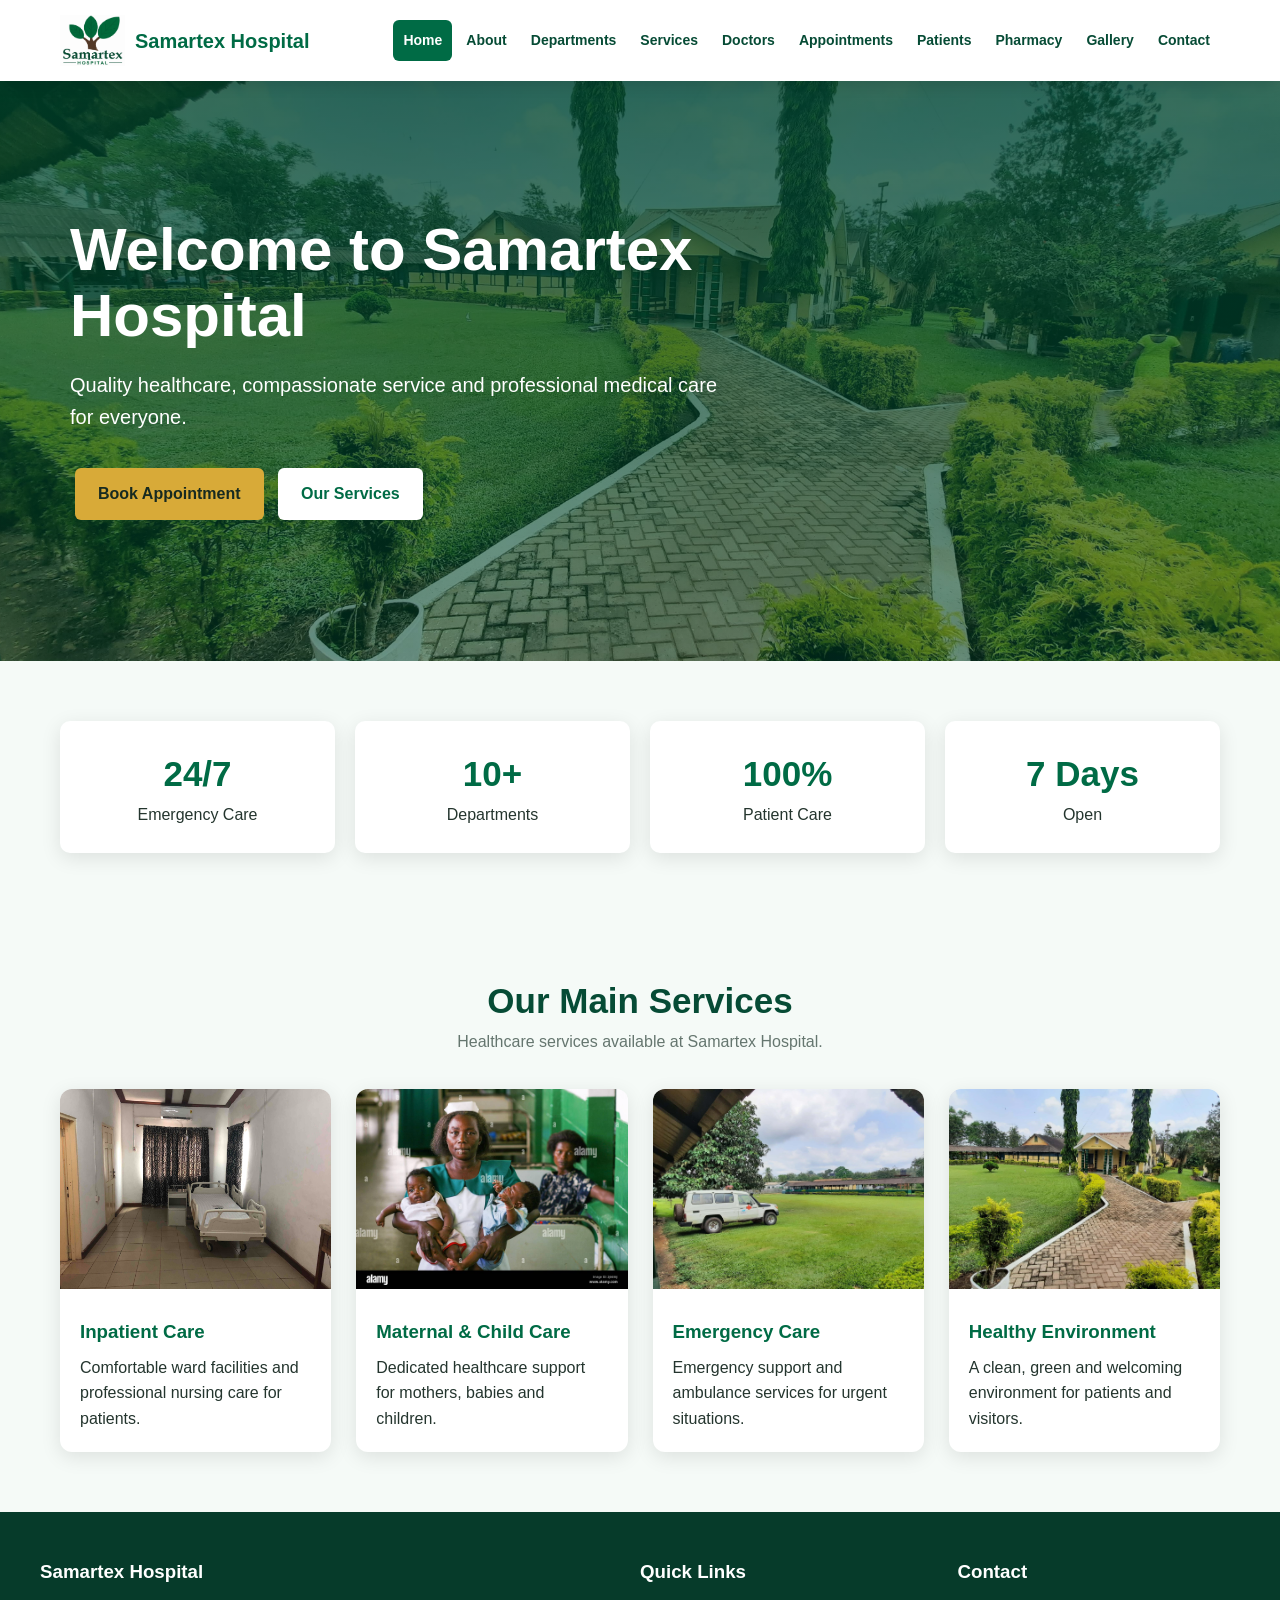
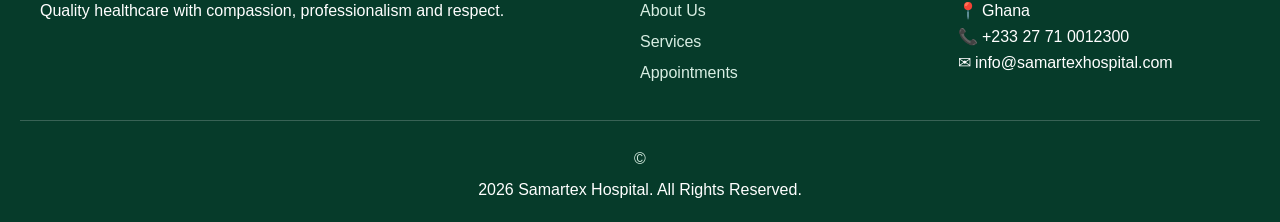
<file: index.html>
<!DOCTYPE html>
<html lang="en">
<head>
    <meta charset="UTF-8">
    <meta name="viewport" content="width=device-width, initial-scale=1.0">
    <title>Samartex Hospital</title>
    <link rel="stylesheet" href="style.css">

</head>

<body>

<header>
    <div class="navbar">

        <a href="index.html" class="logo">
            <img src="image/logo.png" alt="Samartex Hospital Logo">
            <span>Samartex Hospital</span>
        </a>

        <button class="menu-btn" onclick="toggleMenu()">☰</button>

        <nav id="navMenu">
            <a class="active" href="index.html">Home</a>
            <a href="about.html">About</a>
            <a href="departments.html">Departments</a>
            <a href="services.html">Services</a>
            <a href="doctors.html">Doctors</a>
            <a href="appointments.html">Appointments</a>
            <a href="patients.html">Patients</a>
            <a href="pharmacy.html">Pharmacy</a>
            <a href="gallery.html">Gallery</a>
            <a href="contact.html">Contact</a>
        </nav>

    </div>
</header>

<section class="hero">

    <div class="hero-content">

        <h1>Welcome to Samartex Hospital</h1>

        <p>
            Quality healthcare, compassionate service and
            professional medical care for everyone.
        </p>

        <a href="appointments.html" class="btn">
            Book Appointment
        </a>

        <a href="services.html" class="btn white-btn">
            Our Services
        </a>

    </div>

</section>

<section class="section">

    <div class="stats">

        <div class="stat">
            <h2>24/7</h2>
            <p>Emergency Care</p>
        </div>

        <div class="stat">
            <h2>10+</h2>
            <p>Departments</p>
        </div>

        <div class="stat">
            <h2>100%</h2>
            <p>Patient Care</p>
        </div>

        <div class="stat">
            <h2>7 Days</h2>
            <p>Open</p>
        </div>

    </div>

</section>

<section class="section">

    <div class="section-title">
        <h2>Our Main Services</h2>
        <p>Healthcare services available at Samartex Hospital.</p>
    </div>

    <div class="cards">

        <div class="card">
            <img src="images/ward.jpg" alt="Hospital Ward">

            <div class="card-content">
                <h3>Inpatient Care</h3>
                <p>
                    Comfortable ward facilities and professional
                    nursing care for patients.
                </p>
            </div>
        </div>

        <div class="card">
            <img src="images/nurse.jpg" alt="Nurse and Children">

            <div class="card-content">
                <h3>Maternal & Child Care</h3>
                <p>
                    Dedicated healthcare support for mothers,
                    babies and children.
                </p>
            </div>
        </div>

        <div class="card">
            <img src="images/ambulance.jpg" alt="Hospital Ambulance">

            <div class="card-content">
                <h3>Emergency Care</h3>
                <p>
                    Emergency support and ambulance services
                    for urgent situations.
                </p>
            </div>
        </div>

        <div class="card">
            <img src="images/grounds.jpg" alt="Hospital Grounds">

            <div class="card-content">
                <h3>Healthy Environment</h3>
                <p>
                    A clean, green and welcoming environment
                    for patients and visitors.
                </p>
            </div>
        </div>

    </div>

</section>

<footer>

    <div class="footer-content">

        <div>
            <h3>Samartex Hospital</h3>
            <p>
                Quality healthcare with compassion,
                professionalism and respect.
            </p>
        </div>

        <div>
            <h3>Quick Links</h3>
            <a href="about.html">About Us</a>
            <a href="services.html">Services</a>
            <a href="appointments.html">Appointments</a>
        </div>

        <div>
            <h3>Contact</h3>
            <p>📍 Ghana</p>
            <p>📞  +233 27 71 0012300</p>
            <p>✉ info@samartexhospital.com</p>
        </div>

    </div>

    <div class="copyright">
    <a href="admin.html">    © </a>2026 Samartex Hospital. All Rights Reserved.
    </div>

</footer>

<script src="script.js"></script>

</body>
</html>
</file>
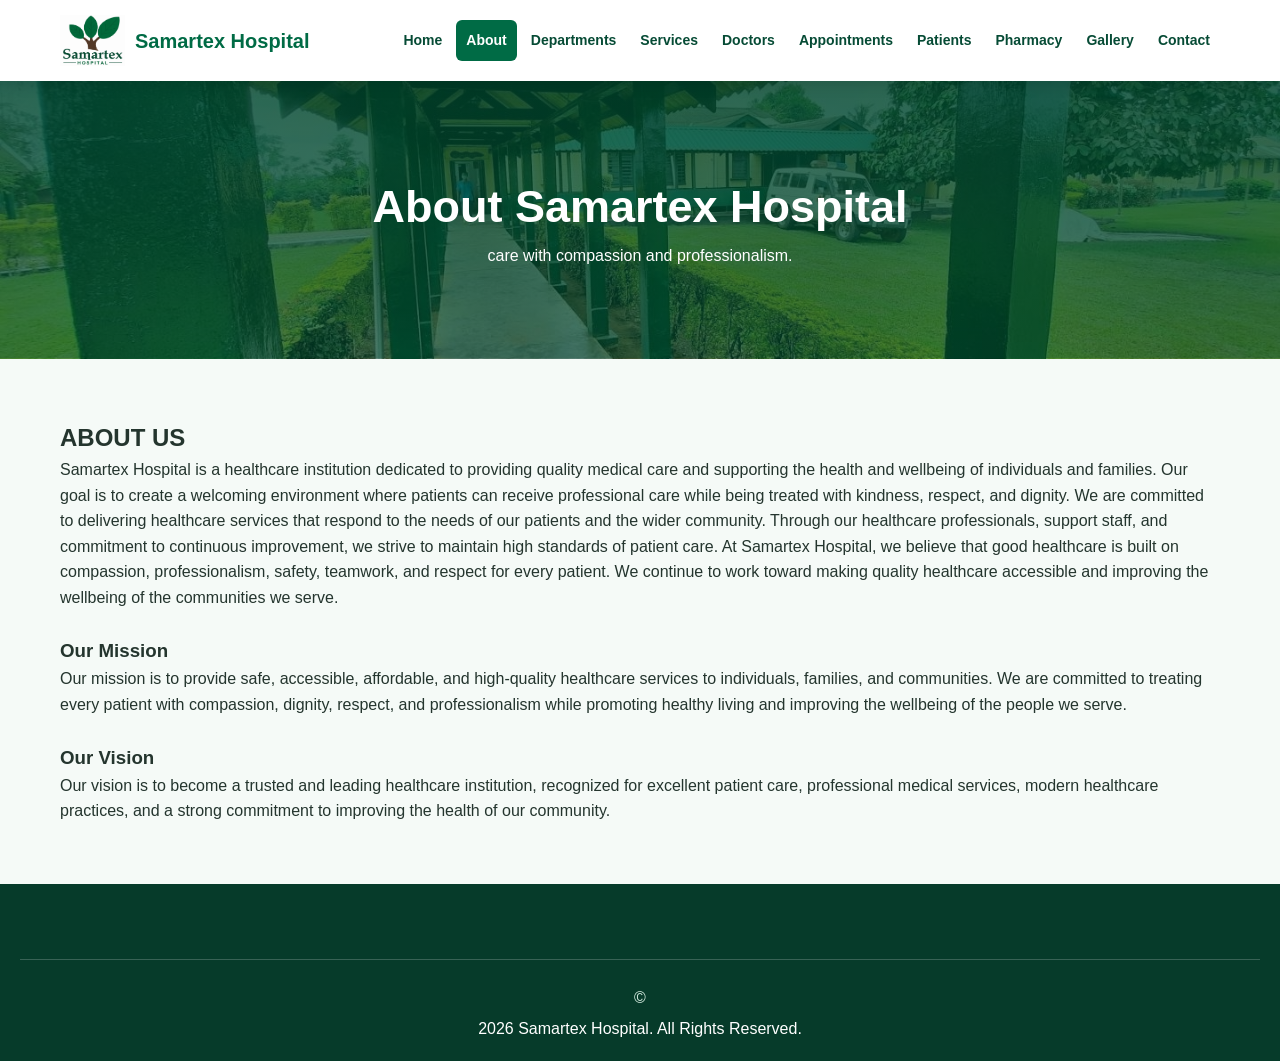
<file: about.html>
<!DOCTYPE html>
<html lang="en">

<head>
    <meta charset="UTF-8">
    <meta name="viewport" content="width=device-width, initial-scale=1.0">

    <title>About - Samartex Hospital</title>

    <link rel="stylesheet" href="style.css">
</head>

<body>

<header>

    <div class="navbar">

        <a href="index.html" class="logo">
            <img src="images/logo.png">
            <span>Samartex Hospital</span>
        </a>

        <button class="menu-btn" onclick="toggleMenu()">☰</button>

        <nav id="navMenu">

            <a href="index.html">Home</a>
            <a class="active" href="about.html">About</a>
            <a href="departments.html">Departments</a>
            <a href="services.html">Services</a>
            <a href="doctors.html">Doctors</a>
            <a href="appointments.html">Appointments</a>
            <a href="patients.html">Patients</a>
            <a href="pharmacy.html">Pharmacy</a>
            <a href="gallery.html">Gallery</a>
            <a href="contact.html">Contact</a>

        </nav>

    </div>

</header>

<section class="page-header">

    <h1>About Samartex Hospital</h1>

    <p>
care with compassion and professionalism.
    </p>

</section>

<section class="section">

    <div class="two-column">


        <div>

            <h2>ABOUT US</h2>

            <p>
Samartex Hospital is a healthcare institution dedicated to providing quality medical care and supporting the health and wellbeing of individuals and families. Our goal is to create a welcoming environment where patients can receive professional care while being treated with kindness, respect, and dignity.
We are committed to delivering healthcare services that respond to the needs of our patients and the wider community. Through our healthcare professionals, support staff, and commitment to continuous improvement, we strive to maintain high standards of patient care.
At Samartex Hospital, we believe that good healthcare is built on compassion, professionalism, safety, teamwork, and respect for every patient. We continue to work toward making quality healthcare accessible and improving the wellbeing of the communities we serve.
            </p>

            <br>

            <h3>Our Mission</h3>

            <p>Our mission is to provide safe, accessible, affordable, and high-quality healthcare services to individuals, families, and communities. We are committed to treating every patient with compassion, dignity, respect, and professionalism while promoting healthy living and improving the wellbeing of the people we serve.
            </p>

            <br>

            <h3>Our Vision</h3>

            <p>
                Our vision is to become a trusted and leading healthcare institution, recognized for excellent patient care, professional medical services, modern healthcare practices, and a strong commitment to improving the health of our community.
            </p>

        </div>

    </div>

</section>

<footer>

    <div class="copyright">
<a href="admin.html">    © </a></a>2026 Samartex Hospital. All Rights Reserved.
    </div>

</footer>

<script src="script1.js"></script>

</body>
</html>
</file>
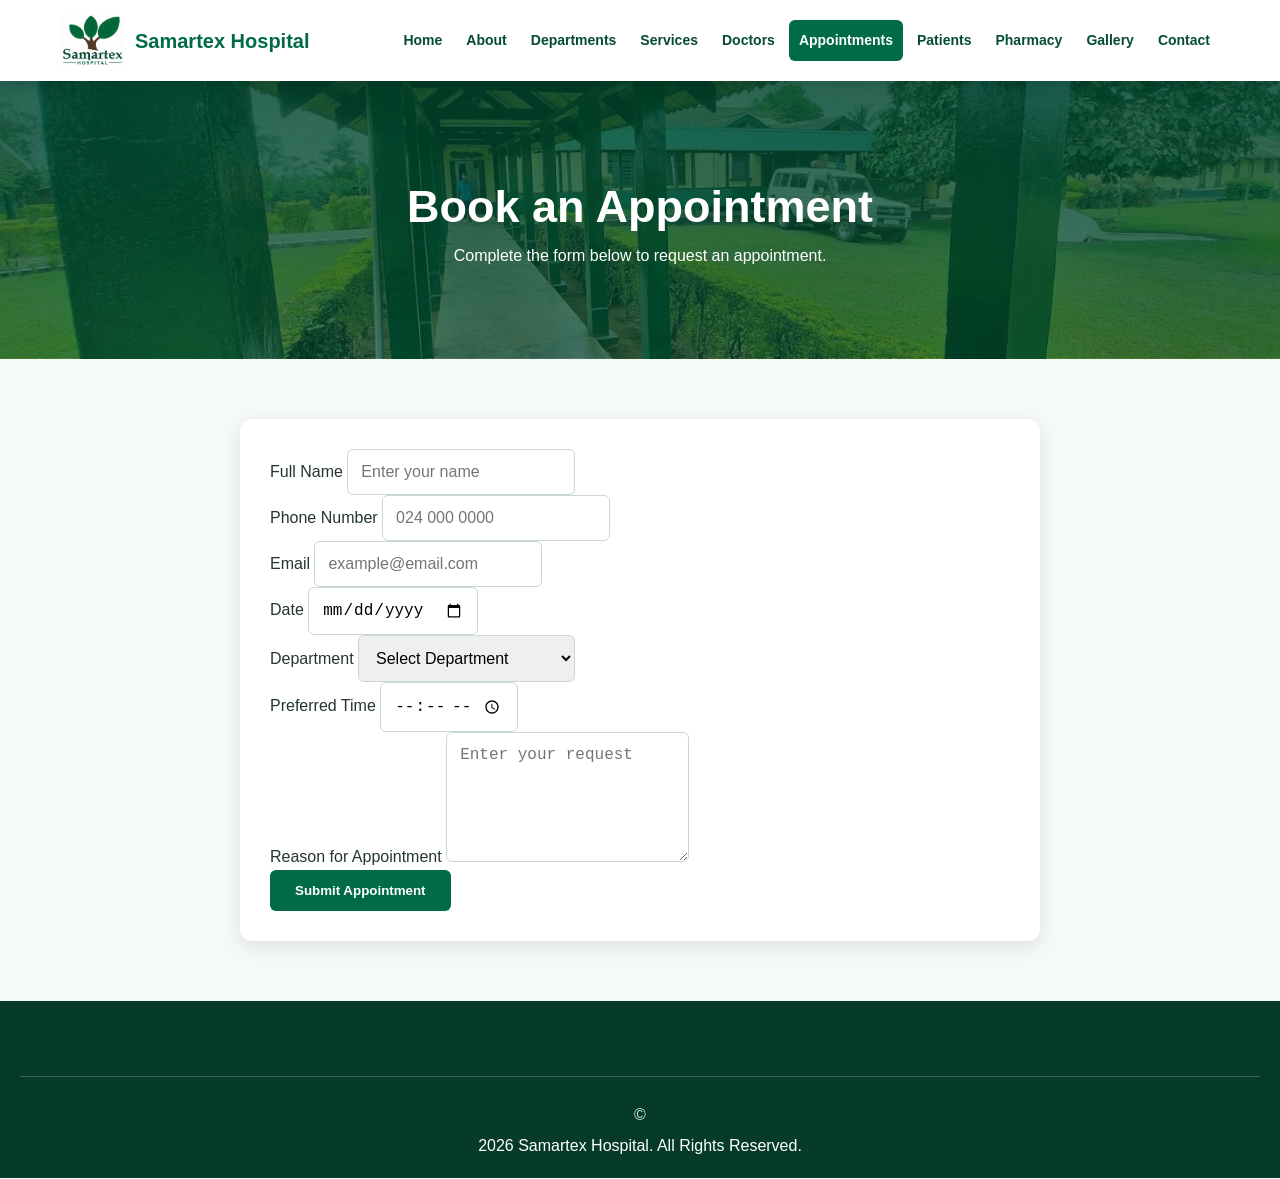
<file: appointments.html>
<!DOCTYPE html>
<html lang="en">
<head>
    <meta charset="UTF-8">
    <meta name="viewport" content="width=device-width, initial-scale=1.0">
    <title>Appointments | Samartex Hospital</title>
    <link rel="stylesheet" href="style.css">
</head>

<body>

<header>
    <div class="navbar">

        <a href="index.html" class="logo">
            <img src="images/logo.png" alt="Samartex Hospital Logo">
            <span>Samartex Hospital</span>
        </a>

        <button class="menu-btn" onclick="toggleMenu()">☰</button>

        <nav id="navMenu">
            <a href="index.html">Home</a>
            <a href="about.html">About</a>
            <a href="departments.html">Departments</a>
            <a href="services.html">Services</a>
            <a href="doctors.html">Doctors</a>
            <a class="active" href="appointments.html">Appointments</a>
            <a href="patients.html">Patients</a>
            <a href="pharmacy.html">Pharmacy</a>
            <a href="gallery.html">Gallery</a>
            <a href="contact.html">Contact</a>
        </nav>

    </div>
</header>

<section class="page-header">
    <h1>Book an Appointment</h1>
    <p>Complete the form below to request an appointment.</p>
</section>

<section class="section">

<form id="appointmentForm">

    <div class="form-grid">

        <div class="field">
            <label>Full Name</label>
            <input type="text" required placeholder="Enter your name">
        </div>

        <div class="field">
            <label>Phone Number</label>
            <input type="tel" required placeholder="024 000 0000">
        </div>

        <div class="field">
            <label>Email</label>
            <input type="email" placeholder="example@email.com">
        </div>

        <div class="field">
            <label>Date</label>
            <input type="date" required>
        </div>

        <div class="field">
            <label>Department</label>

            <select required>
                <option value="">Select Department</option>
                <option>General Medicine</option>
                <option>Maternal & Child Health</option>
                <option>Laboratory</option>
                <option>Emergency</option>
                <option>Outpatient Department</option>
            </select>

        </div>

        <div class="field">
            <label>Preferred Time</label>
            <input type="time">
        </div>

        <div class="field full">
            <label>Reason for Appointment</label>
            <textarea placeholder="Enter your request"></textarea>
        </div>

        <div class="field full">
            <button class="submit" type="submit">
                Submit Appointment
            </button>
        </div>

    </div>

</form>

</section>

<footer>
    <div class="copyright">
<a href="admin.html">    © </a>2026 Samartex Hospital. All Rights Reserved.
    </div>
</footer>

<script src="script.js"></script>

<script>
document.getElementById("appointmentForm").addEventListener("submit", function(event) {
    event.preventDefault();

    alert("Your appointment request has been submitted successfully.");

    this.reset();
});
</script>

</body>
</html>
</file>
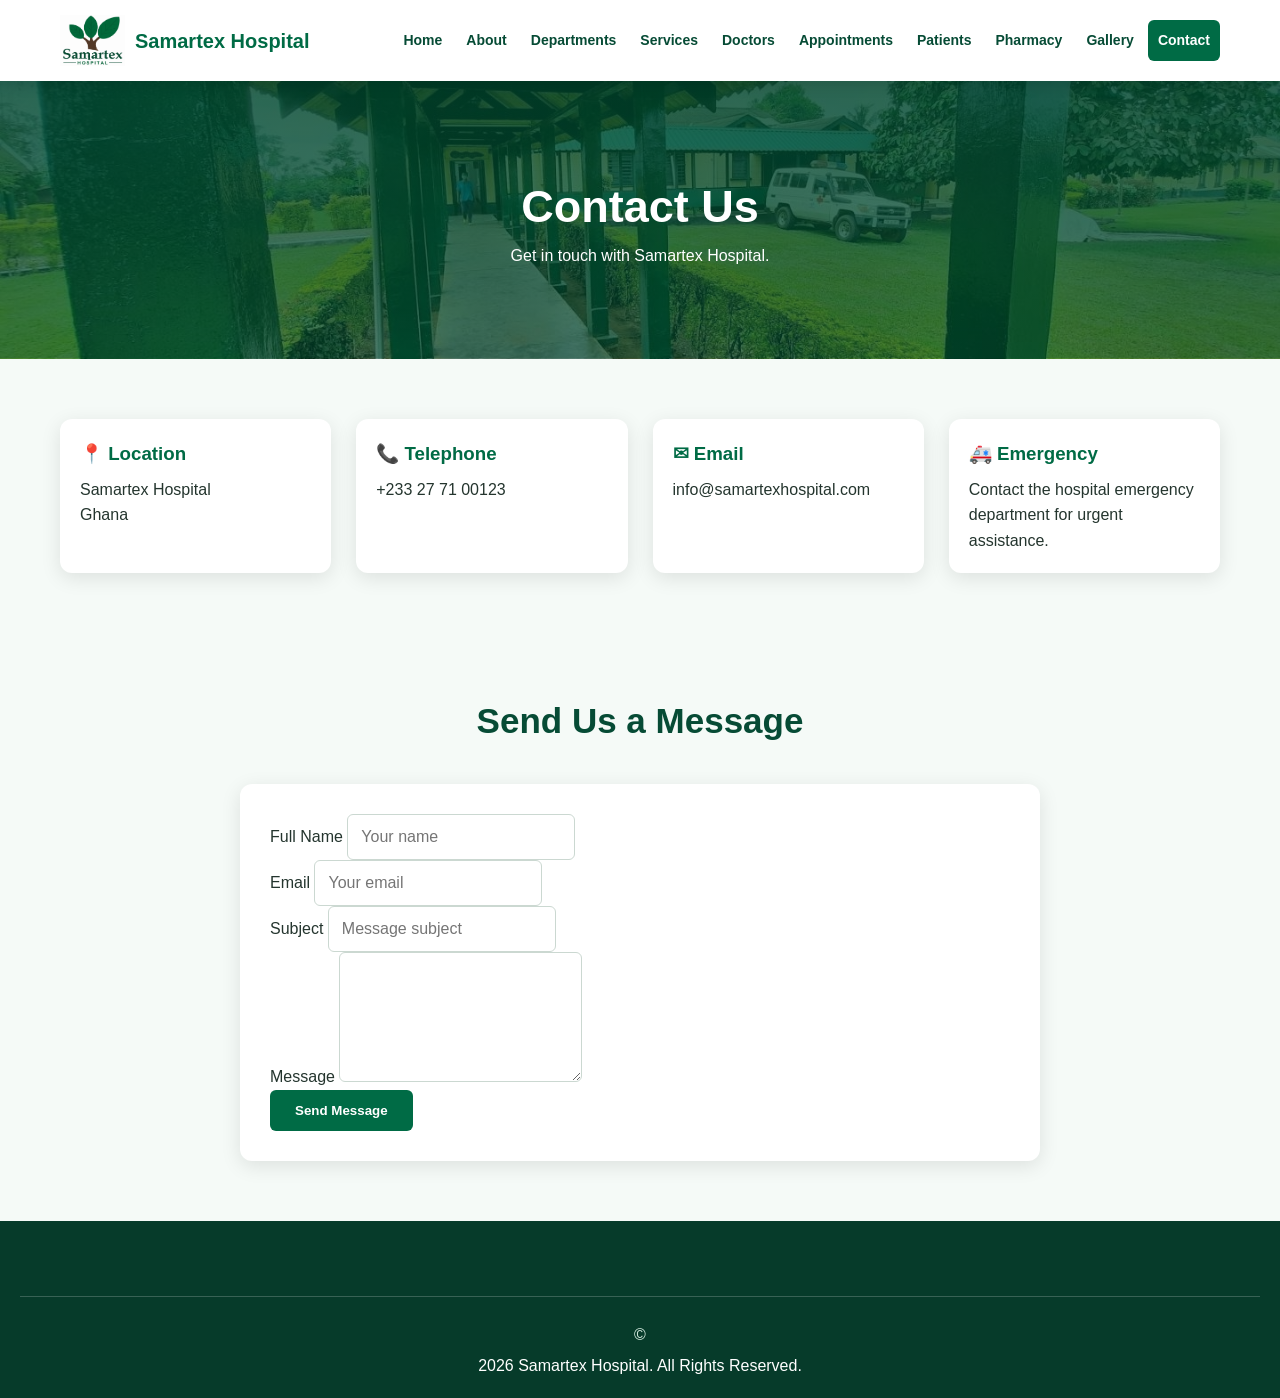
<file: contact.html>
<!DOCTYPE html>
<html lang="en">
<head>

    <meta charset="UTF-8">

    <meta name="viewport"
          content="width=device-width, initial-scale=1.0">

    <title>Contact | Samartex Hospital</title>

    <link rel="stylesheet" href="style.css">

</head>

<body>

<header>

    <div class="navbar">

        <a href="index.html" class="logo">

            <img
                src="images/logo.png"
                alt="Samartex Hospital Logo">

            <span>Samartex Hospital</span>

        </a>

        <button
            class="menu-btn"
            onclick="toggleMenu()">

            ☰

        </button>

        <nav id="navMenu">

            <a href="index.html">Home</a>

            <a href="about.html">About</a>

            <a href="departments.html">Departments</a>

            <a href="services.html">Services</a>

            <a href="doctors.html">Doctors</a>

            <a href="appointments.html">Appointments</a>

            <a href="patients.html">Patients</a>

            <a href="pharmacy.html">Pharmacy</a>

            <a href="gallery.html">Gallery</a>

            <a class="active"
               href="contact.html">

                Contact

            </a>

        </nav>

    </div>

</header>

<section class="page-header">

    <h1>Contact Us</h1>

    <p>
        Get in touch with Samartex Hospital.
    </p>

</section>

<section class="section">

    <div class="cards">

        <div class="card">

            <div class="card-content">

                <h3>📍 Location</h3>

                <p>
                    Samartex Hospital<br>
                    Ghana
                </p>

            </div>

        </div>

        <div class="card">

            <div class="card-content">

                <h3>📞 Telephone</h3>

                <p>
                    +233 27 71 00123
                </p>

            </div>

        </div>

        <div class="card">

            <div class="card-content">

                <h3>✉ Email</h3>

                <p>
                    info@samartexhospital.com
                </p>

            </div>

        </div>

        <div class="card">

            <div class="card-content">

                <h3>🚑 Emergency</h3>

                <p>
                    Contact the hospital emergency
                    department for urgent assistance.
                </p>

            </div>

        </div>

    </div>

</section>

<section class="section">

    <div class="section-title">

        <h2>Send Us a Message</h2>

    </div>

    <form id="contactForm">

        <div class="form-grid">

            <div class="field">

                <label>Full Name</label>

                <input
                    type="text"
                    required
                    placeholder="Your name">

            </div>

            <div class="field">

                <label>Email</label>

                <input
                    type="email"
                    required
                    placeholder="Your email">

            </div>

            <div class="field full">

                <label>Subject</label>

                <input
                    type="text"
                    required
                    placeholder="Message subject">

            </div>

            <div class="field full">

                <label>Message</label>

                <textarea
                    required
                    placeholder="Write your message here">
                </textarea>

            </div>

            <div class="field full">

                <button
                    class="submit"
                    type="submit">

                    Send Message

                </button>

            </div>

        </div>

    </form>

</section>

<footer>

    <div class="copyright">

    <a href="admin.html">    © </a>2026 Samartex Hospital. All Rights Reserved.

    </div>

</footer>

<script src="script.js"></script>

<script>

document
.getElementById("contactForm")
.addEventListener("submit", function(event) {

    event.preventDefault();

    alert(
        "Thank you. Your message has been submitted."
    );

    this.reset();

});

</script>

</body>
</html></p>
</footer>

</body>
</html>
</file>
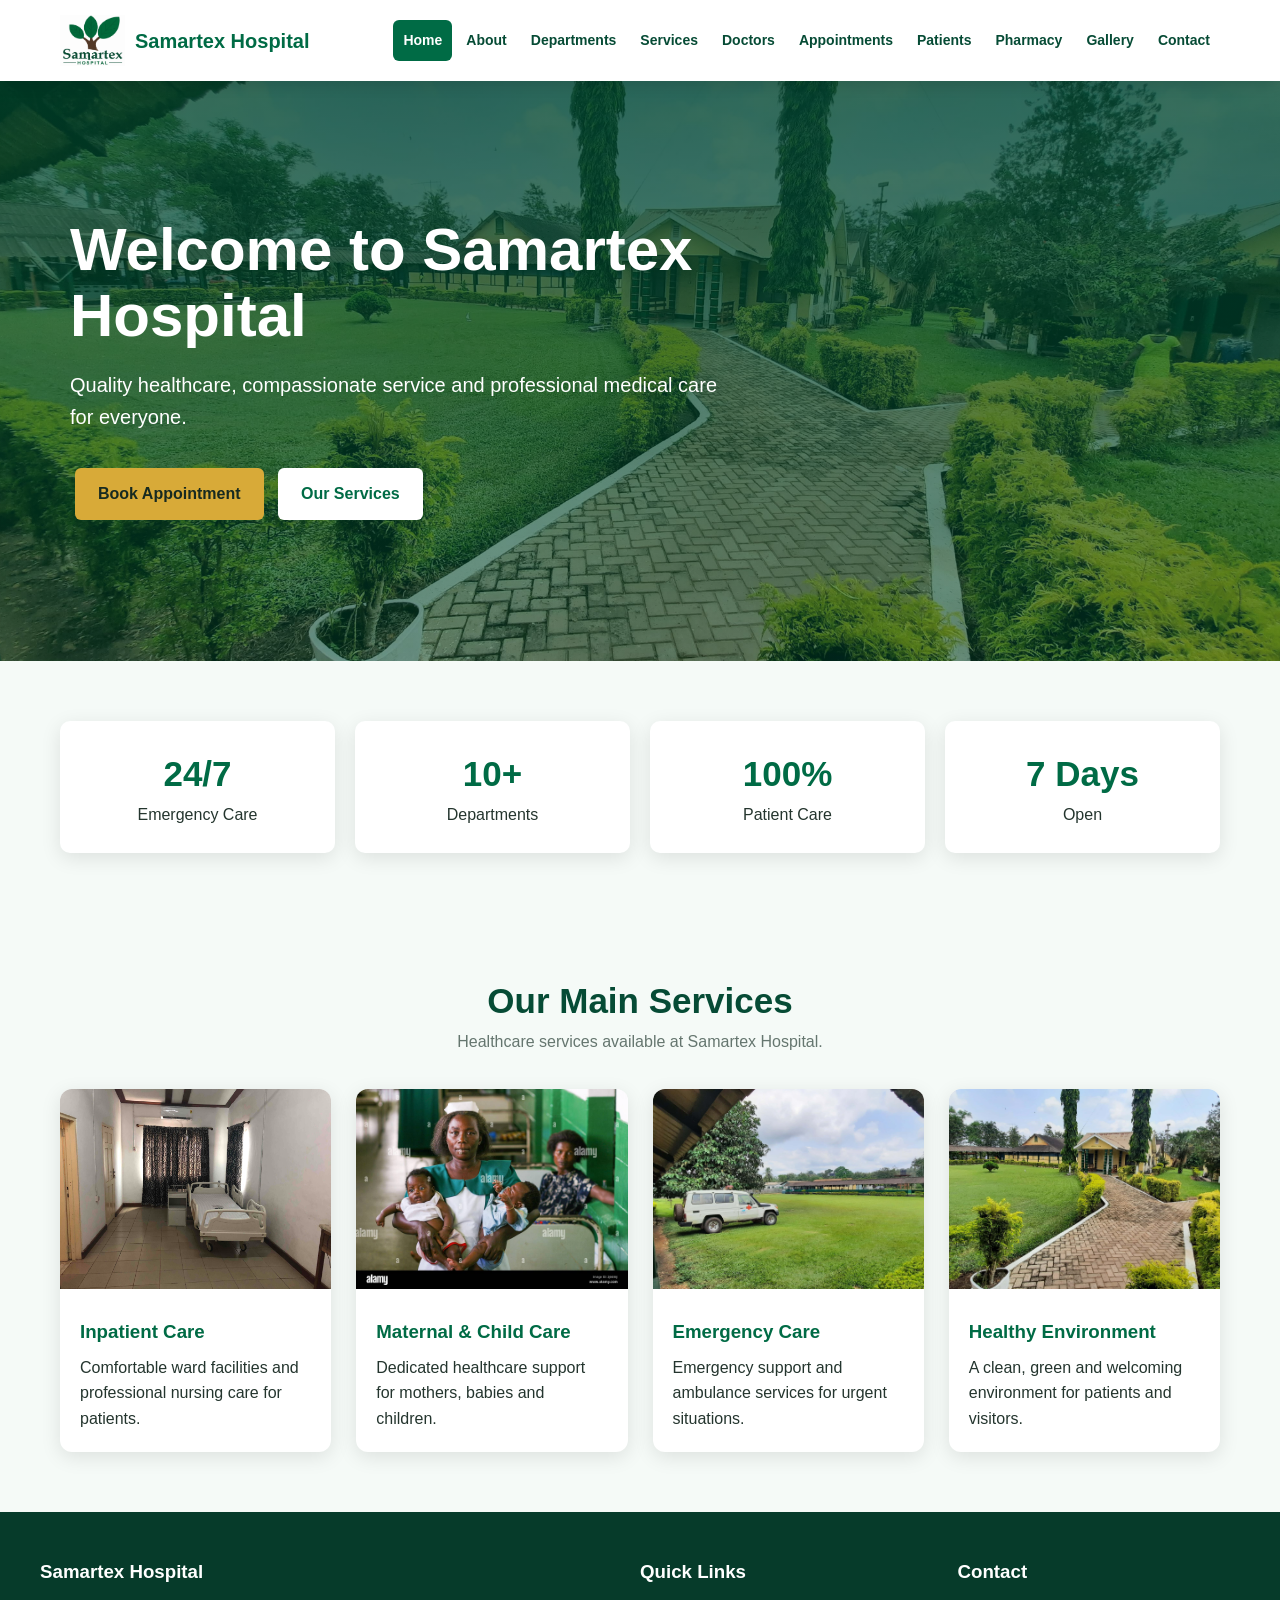
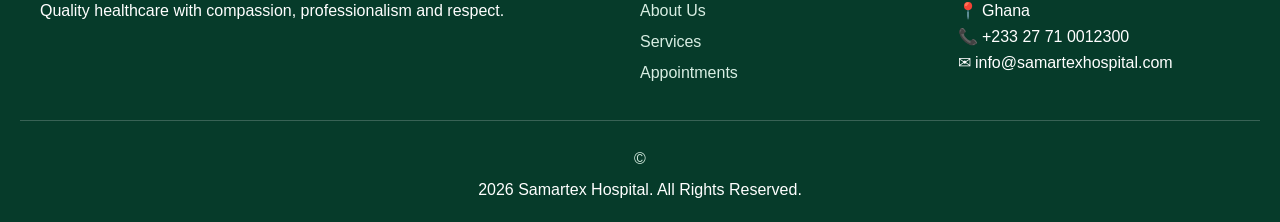
<file: dashboard.html>
<!DOCTYPE html>
<html lang="en">
<head>
<meta charset="UTF-8">
<meta name="viewport" content="width=device-width, initial-scale=1.0">

<title>Samartex Hospital | Emergency Admin Dashboard</title>

<style>

/* =====================================================
   RESET
===================================================== */

*{
    margin:0;
    padding:0;
    box-sizing:border-box;
}

:root{
    --green:#087f68;
    --dark-green:#045d50;
    --light-green:#e9f7f3;
    --red:#d92332;
    --dark-red:#9e1520;
    --light-red:#fff0f1;
    --orange:#f39c12;
    --blue:#2878d8;
    --white:#fff;
    --background:#f3f6f7;
    --text:#263238;
    --muted:#718096;
    --border:#e1e7ea;
}

body{
    font-family:Arial,Helvetica,sans-serif;
    background:var(--background);
    color:var(--text);
    min-height:100vh;
}


/* =====================================================
   SIDEBAR
===================================================== */

.sidebar{
    position:fixed;
    left:0;
    top:0;
    width:255px;
    height:100vh;
    background:linear-gradient(180deg,#087f68,#045d50);
    color:white;
    z-index:2000;
    overflow-y:auto;
    transition:.3s;
}

.logo-area{
    padding:22px 15px;
    text-align:center;
    border-bottom:1px solid rgba(255,255,255,.15);
}

.logo-area img{
    width:90px;
    height:90px;
    object-fit:contain;
    background:white;
    border-radius:50%;
    padding:7px;
}

.logo-area h2{
    margin-top:10px;
    font-size:18px;
}

.logo-area small{
    opacity:.7;
}

.navigation{
    padding:15px 12px;
}

.nav-title{
    font-size:10px;
    opacity:.55;
    text-transform:uppercase;
    margin:15px 12px 8px;
}

.nav-item{
    width:100%;
    border:0;
    background:transparent;
    color:white;
    padding:12px 14px;
    border-radius:8px;
    display:flex;
    gap:12px;
    align-items:center;
    cursor:pointer;
    text-align:left;
    margin-bottom:4px;
}

.nav-item:hover,
.nav-item.active{
    background:rgba(255,255,255,.15);
}

.nav-icon{
    width:22px;
    text-align:center;
    font-size:17px;
}


/* =====================================================
   MAIN
===================================================== */

.main{
    margin-left:255px;
    min-height:100vh;
}


/* =====================================================
   TOPBAR
===================================================== */

.topbar{
    height:70px;
    background:white;
    border-bottom:1px solid var(--border);
    display:flex;
    align-items:center;
    justify-content:space-between;
    padding:0 28px;
    position:sticky;
    top:0;
    z-index:1000;
}

.menu-button{
    display:none;
    border:0;
    background:none;
    font-size:26px;
}

.search{
    width:320px;
    position:relative;
}

.search input{
    width:100%;
    padding:12px 15px 12px 40px;
    border:1px solid var(--border);
    border-radius:8px;
    outline:none;
}

.search span{
    position:absolute;
    left:14px;
    top:11px;
}


/* =====================================================
   ADMIN PROFILE
===================================================== */

.admin-profile{
    display:flex;
    align-items:center;
    gap:12px;
    position:relative;
}

.admin-avatar{
    width:48px;
    height:48px;
    border-radius:50%;
    overflow:hidden;
    border:3px solid var(--light-green);
}

.admin-avatar img{
    width:100%;
    height:100%;
    object-fit:cover;
}

.admin-profile strong{
    display:block;
}

.admin-profile small{
    color:var(--muted);
}


/* =====================================================
   CONTENT
===================================================== */

.content{
    padding:28px;
}

.page-header{
    display:flex;
    justify-content:space-between;
    align-items:center;
    margin-bottom:22px;
}

.page-header h1{
    font-size:27px;
}

.page-header p{
    color:var(--muted);
    margin-top:5px;
}


/* =====================================================
   EMERGENCY BANNER
===================================================== */

.emergency-banner{
    background:linear-gradient(120deg,#b91825,#ed3442);
    color:white;
    border-radius:15px;
    padding:20px;
    margin-bottom:24px;
    display:flex;
    justify-content:space-between;
    align-items:center;
    gap:20px;
    box-shadow:0 8px 25px rgba(180,20,35,.2);
}

.emergency-left{
    display:flex;
    align-items:center;
    gap:15px;
}

.emergency-icon{
    width:58px;
    height:58px;
    border-radius:50%;
    background:rgba(255,255,255,.18);
    display:grid;
    place-items:center;
    font-size:30px;
}

.emergency-banner h2{
    font-size:19px;
}

.emergency-banner p{
    margin-top:5px;
    opacity:.9;
    font-size:13px;
}

.siren-button{
    border:0;
    background:white;
    color:#c91e2a;
    padding:13px 20px;
    border-radius:8px;
    font-weight:bold;
    cursor:pointer;
}

.siren-button.active{
    animation:sirenButton .5s infinite alternate;
}

@keyframes sirenButton{
    from{transform:scale(1);}
    to{transform:scale(1.05);}
}


/* =====================================================
   STATS
===================================================== */

.stats{
    display:grid;
    grid-template-columns:repeat(4,1fr);
    gap:18px;
    margin-bottom:25px;
}

.stat-card{
    background:white;
    border:1px solid var(--border);
    border-radius:13px;
    padding:20px;
    box-shadow:0 4px 15px rgba(0,0,0,.04);
}

.stat-icon{
    width:45px;
    height:45px;
    display:grid;
    place-items:center;
    border-radius:9px;
    background:var(--light-green);
    font-size:21px;
}

.stat-number{
    font-size:30px;
    font-weight:bold;
    margin-top:16px;
}

.stat-label{
    color:var(--muted);
    font-size:13px;
    margin-top:5px;
}


/* =====================================================
   PANELS
===================================================== */

.dashboard-grid{
    display:grid;
    grid-template-columns:2fr 1fr;
    gap:20px;
}

.panel{
    background:white;
    border:1px solid var(--border);
    border-radius:13px;
    overflow:hidden;
    margin-bottom:20px;
}

.panel-header{
    padding:17px 20px;
    border-bottom:1px solid var(--border);
    display:flex;
    justify-content:space-between;
    align-items:center;
}

.panel-body{
    padding:20px;
}


/* =====================================================
   LIVE AMBULANCE
===================================================== */

.ambulance-card{
    background:#111c21;
    color:white;
    border-radius:13px;
    padding:20px;
}

.ambulance-top{
    display:flex;
    justify-content:space-between;
    align-items:center;
}

.live-dot{
    display:inline-block;
    width:10px;
    height:10px;
    background:#25d366;
    border-radius:50%;
    margin-right:6px;
    box-shadow:0 0 10px #25d366;
}

.ambulance-number{
    font-size:26px;
    font-weight:bold;
    margin:20px 0 5px;
}

.ambulance-location{
    color:#b7c2c6;
    font-size:13px;
}

.status-row{
    display:grid;
    grid-template-columns:1fr 1fr;
    gap:10px;
    margin-top:18px;
}

.status-box{
    background:#1e2c32;
    border-radius:8px;
    padding:12px;
}

.status-box small{
    color:#9eaaae;
    display:block;
    margin-bottom:5px;
}


/* =====================================================
   TABLE
===================================================== */

.table-wrapper{
    overflow-x:auto;
}

table{
    width:100%;
    border-collapse:collapse;
    min-width:600px;
}

th,td{
    padding:13px 15px;
    text-align:left;
    border-bottom:1px solid var(--border);
    font-size:13px;
}

th{
    color:var(--muted);
    text-transform:uppercase;
    font-size:10px;
}

.status{
    display:inline-block;
    padding:5px 9px;
    border-radius:20px;
    font-size:11px;
    font-weight:bold;
}

.status.active{
    background:#e5f7ed;
    color:#087345;
}

.status.pending{
    background:#fff4d6;
    color:#a36b00;
}

.status.emergency{
    background:#ffe5e7;
    color:#c51e2b;
}


/* =====================================================
   BUTTON
===================================================== */

.primary-button{
    background:var(--green);
    color:white;
    border:0;
    padding:11px 17px;
    border-radius:7px;
    cursor:pointer;
    font-weight:bold;
}

.primary-button:hover{
    background:var(--dark-green);
}

.delete{
    color:var(--red);
}

.action-button{
    border:0;
    background:none;
    cursor:pointer;
    font-size:15px;
}


/* =====================================================
   PAGE SECTIONS
===================================================== */

.page-section{
    display:none;
}

.page-section.active{
    display:block;
}


/* =====================================================
   FORMS
===================================================== */

.form-grid{
    display:grid;
    grid-template-columns:repeat(2,1fr);
    gap:16px;
}

.form-group{
    display:flex;
    flex-direction:column;
    gap:7px;
}

.form-group.full{
    grid-column:1/-1;
}

.form-group label{
    font-size:13px;
    font-weight:bold;
}

.form-group input,
.form-group select,
.form-group textarea{
    padding:11px;
    border:1px solid var(--border);
    border-radius:7px;
    outline:none;
    font-family:inherit;
}

.form-group textarea{
    min-height:110px;
}

.form-group input:focus,
.form-group select:focus,
.form-group textarea:focus{
    border-color:var(--green);
}


/* =====================================================
   UPLOAD
===================================================== */

.upload-area{
    border:2px dashed #b8c8c6;
    padding:35px 20px;
    border-radius:10px;
    text-align:center;
    cursor:pointer;
    background:#fafdfc;
    display:block;
}

.upload-area:hover{
    border-color:var(--green);
    background:var(--light-green);
}

.upload-area strong{
    display:block;
    margin:8px 0;
}

.upload-area p{
    color:var(--muted);
    font-size:13px;
}


/* =====================================================
   MEDIA
===================================================== */

.media-grid{
    display:grid;
    grid-template-columns:repeat(auto-fill,minmax(190px,1fr));
    gap:15px;
}

.media-card{
    background:white;
    border:1px solid var(--border);
    border-radius:10px;
    overflow:hidden;
}

.media-preview{
    height:140px;
    background:#e8eeee;
    display:grid;
    place-items:center;
    font-size:40px;
}

.media-preview img,
.media-preview video{
    width:100%;
    height:100%;
    object-fit:cover;
}

.media-info{
    padding:10px;
    font-size:12px;
}


/* =====================================================
   DOCTOR CARDS
===================================================== */

.doctor-grid{
    display:grid;
    grid-template-columns:repeat(auto-fill,minmax(220px,1fr));
    gap:18px;
}

.doctor-card{
    background:white;
    border:1px solid var(--border);
    border-radius:13px;
    overflow:hidden;
}

.doctor-photo{
    height:190px;
    background:#eaf1f1;
}

.doctor-photo img{
    width:100%;
    height:100%;
    object-fit:cover;
}

.doctor-info{
    padding:15px;
}

.doctor-info h3{
    font-size:16px;
}

.doctor-info p{
    color:var(--muted);
    font-size:13px;
    margin-top:5px;
}


/* =====================================================
   MODAL
===================================================== */

.modal{
    display:none;
    position:fixed;
    inset:0;
    background:rgba(0,0,0,.55);
    z-index:5000;
    align-items:center;
    justify-content:center;
    padding:20px;
}

.modal.show{
    display:flex;
}

.modal-content{
    width:min(650px,100%);
    max-height:90vh;
    overflow-y:auto;
    background:white;
    border-radius:13px;
}

.modal-header{
    padding:18px 20px;
    border-bottom:1px solid var(--border);
    display:flex;
    justify-content:space-between;
}

.close{
    border:0;
    background:none;
    font-size:25px;
    cursor:pointer;
}

.modal-body{
    padding:20px;
}


/* =====================================================
   TOAST
===================================================== */

.toast{
    position:fixed;
    right:20px;
    bottom:20px;
    background:#263238;
    color:white;
    padding:13px 18px;
    border-radius:8px;
    transform:translateY(100px);
    opacity:0;
    transition:.3s;
    z-index:6000;
}

.toast.show{
    transform:translateY(0);
    opacity:1;
}


/* =====================================================
   SIREN LIGHT
===================================================== */

.siren-light{
    position:fixed;
    top:80px;
    right:20px;
    width:18px;
    height:18px;
    border-radius:50%;
    background:#aaa;
    z-index:1500;
}

.siren-light.active{
    animation:sirenLight .35s infinite alternate;
}

@keyframes sirenLight{
    0%{
        background:#ff1728;
        box-shadow:0 0 25px #ff1728;
    }

    100%{
        background:#168cff;
        box-shadow:0 0 25px #168cff;
    }
}


/* =====================================================
   MOBILE
===================================================== */

@media(max-width:1000px){

    .stats{
        grid-template-columns:repeat(2,1fr);
    }

    .dashboard-grid{
        grid-template-columns:1fr;
    }
}

@media(max-width:700px){

    .sidebar{
        transform:translateX(-100%);
    }

    .sidebar.open{
        transform:translateX(0);
    }

    .main{
        margin-left:0;
    }

    .menu-button{
        display:block;
    }

    .search{
        display:none;
    }

    .content{
        padding:17px;
    }

    .form-grid{
        grid-template-columns:1fr;
    }

    .form-group.full{
        grid-column:auto;
    }

    .emergency-banner{
        align-items:flex-start;
        flex-direction:column;
    }
}

@media(max-width:450px){

    .stats{
        grid-template-columns:1fr;
    }

    .admin-profile div{
        display:none;
    }
}

</style>
</head>

<body>


<!-- =====================================================
     SIDEBAR
===================================================== -->

<aside class="sidebar" id="sidebar">

    <div class="logo-area">

        <img src="images/logo.png" alt="Samartex Hospital">

        <h2>Samartex Hospital</h2>

        <small>Emergency Administration</small>

    </div>

    <nav class="navigation">

        <div class="nav-title">Main</div>

        <button class="nav-item active" data-page="dashboard">
            <span class="nav-icon">📊</span>
            Dashboard
        </button>

        <button class="nav-item" data-page="patients">
            <span class="nav-icon">🧑‍🤝‍🧑</span>
            Patients
        </button>

        <button class="nav-item" data-page="doctors">
            <span class="nav-icon">👨‍⚕️</span>
            Doctors
        </button>

        <button class="nav-item" data-page="appointments">
            <span class="nav-icon">📅</span>
            Appointments
        </button>

        <div class="nav-title">Emergency</div>

        <button class="nav-item" data-page="ambulance">
            <span class="nav-icon">🚑</span>
            Ambulance
        </button>

        <button class="nav-item" data-page="emergency">
            <span class="nav-icon">🚨</span>
            Emergency
        </button>

        <div class="nav-title">Hospital</div>

        <button class="nav-item" data-page="pharmacy">
            <span class="nav-icon">💊</span>
            Pharmacy
        </button>

        <button class="nav-item" data-page="media">
            <span class="nav-icon">🖼️</span>
            Images & Videos
        </button>

        <button class="nav-item" data-page="news">
            <span class="nav-icon">📰</span>
            News
        </button>

        <button class="nav-item" data-page="messages">
            <span class="nav-icon">💬</span>
            Messages
        </button>

        <button class="nav-item" data-page="settings">
            <span class="nav-icon">⚙️</span>
            Settings
        </button>

        <button class="nav-item" onclick="logout()">
            <span class="nav-icon">🚪</span>
            Logout
        </button>

    </nav>

</aside>


<!-- =====================================================
     MAIN
===================================================== -->

<div class="main">

<header class="topbar">

    <button class="menu-button" onclick="toggleSidebar()">
        ☰
    </button>

    <div class="search">
        <span>🔍</span>
        <input id="globalSearch" type="search"
               placeholder="Search dashboard...">
    </div>

    <div class="admin-profile">

        <div class="admin-avatar">

            <img src="image/admin.png"
                 alt="Administrator">

        </div>

        <div>

            <strong>Administrator</strong>

            <small>Hospital Admin</small>

        </div>

    </div>

</header>


<main class="content">


<!-- =====================================================
     DASHBOARD
===================================================== -->

<section class="page-section active" id="dashboard">

<div class="page-header">

    <div>

        <h1>Emergency Dashboard</h1>

        <p>
            Samartex Hospital emergency and administration control center.
        </p>

    </div>

    <button class="primary-button"
            onclick="showPage('emergency')">

        🚨 Emergency Center

    </button>

</div>


<!-- EMERGENCY -->

<div class="emergency-banner">

    <div class="emergency-left">

        <div class="emergency-icon">
            🚨
        </div>

        <div>

            <h2 id="emergencyTitle">
                Emergency System Ready
            </h2>

            <p id="emergencyText">
                Press the siren button to activate emergency alert.
            </p>

        </div>

    </div>

    <button class="siren-button"
            id="sirenButton"
            onclick="toggleSiren()">

        🔊 START SIREN

    </button>

</div>


<!-- STATISTICS -->

<div class="stats">

    <div class="stat-card">

        <div class="stat-icon">🧑</div>

        <div class="stat-number"
             id="patientCount">0</div>

        <div class="stat-label">
            Total Patients
        </div>

    </div>


    <div class="stat-card">

        <div class="stat-icon">👨‍⚕️</div>

        <div class="stat-number"
             id="doctorCount">0</div>

        <div class="stat-label">
            Doctors
        </div>

    </div>


    <div class="stat-card">

        <div class="stat-icon">📅</div>

        <div class="stat-number"
             id="appointmentCount">0</div>

        <div class="stat-label">
            Appointments
        </div>

    </div>


    <div class="stat-card">

        <div class="stat-icon">💊</div>

        <div class="stat-number"
             id="medicineCount">0</div>

        <div class="stat-label">
            Medicines
        </div>

    </div>

</div>


<div class="dashboard-grid">


<!-- AMBULANCE -->

<div class="panel">

    <div class="panel-header">

        <h3>🚑 Live Ambulance</h3>

        <span class="status active">
            <span class="live-dot"></span>
            LIVE
        </span>

    </div>

    <div class="panel-body">

        <div class="ambulance-card">

            <div class="ambulance-top">

                <strong>AMBULANCE SAM-01</strong>

                <span>🚨</span>

            </div>

            <div class="ambulance-number">
                SAM-AMB-001
            </div>

            <div class="ambulance-location">
                📍 Samartex Hospital Compound
            </div>

            <div class="status-row">

                <div class="status-box">

                    <small>Driver</small>

                    Available

                </div>

                <div class="status-box">

                    <small>Paramedic</small>

                    On Duty

                </div>

            </div>

        </div>

    </div>

</div>


<!-- ACTIVITY -->

<div class="panel">

    <div class="panel-header">

        <h3>Live Activity</h3>

    </div>

    <div class="panel-body"
         id="activityList">

        <p style="font-size:13px">
            🟢 Emergency system online
        </p>

        <br>

        <p style="font-size:13px">
            🚑 Ambulance SAM-01 ready
        </p>

        <br>

        <p style="font-size:13px">
            🏥 Hospital system operational
        </p>

    </div>

</div>

</div>


<!-- RECENT APPOINTMENTS -->

<div class="panel">

    <div class="panel-header">

        <h3>Recent Appointments</h3>

        <button class="primary-button"
                onclick="showPage('appointments')">

            View All

        </button>

    </div>

    <div class="table-wrapper">

        <table>

            <thead>

                <tr>
                    <th>Patient</th>
                    <th>Doctor</th>
                    <th>Date</th>
                    <th>Status</th>
                </tr>

            </thead>

            <tbody id="recentAppointments"></tbody>

        </table>

    </div>

</div>

</section>


<!-- =====================================================
     PATIENTS
===================================================== -->

<section class="page-section" id="patients">

<div class="page-header">

    <div>

        <h1>Patient Management</h1>

        <p>Manage hospital patient records.</p>

    </div>

    <button class="primary-button"
            onclick="openModal('patientModal')">

        + Add Patient

    </button>

</div>


<div class="panel">

<div class="panel-header">
    <h3>Patient Records</h3>
</div>

<div class="table-wrapper">

<table>

<thead>

<tr>
    <th>Name</th>
    <th>Patient ID</th>
    <th>Phone</th>
    <th>Gender</th>
    <th>Action</th>
</tr>

</thead>

<tbody id="patientTable"></tbody>

</table>

</div>

</div>

</section>


<!-- =====================================================
     DOCTORS
===================================================== -->

<section class="page-section" id="doctors">

<div class="page-header">

    <div>

        <h1>Doctors</h1>

        <p>Manage doctors and their profile photographs.</p>

    </div>

    <button class="primary-button"
            onclick="openModal('doctorModal')">

        + Add Doctor

    </button>

</div>


<div class="doctor-grid" id="doctorGrid"></div>

</section>


<!-- =====================================================
     APPOINTMENTS
===================================================== -->

<section class="page-section" id="appointments">

<div class="page-header">

    <div>

        <h1>Appointments</h1>

        <p>Schedule and manage patient visits.</p>

    </div>

    <button class="primary-button"
            onclick="openModal('appointmentModal')">

        + New Appointment

    </button>

</div>


<div class="panel">

<div class="table-wrapper">

<table>

<thead>

<tr>
    <th>Patient</th>
    <th>Doctor</th>
    <th>Date</th>
    <th>Time</th>
    <th>Status</th>
    <th>Action</th>
</tr>

</thead>

<tbody id="appointmentTable"></tbody>

</table>

</div>

</div>

</section>


<!-- =====================================================
     AMBULANCE
===================================================== -->

<section class="page-section" id="ambulance">

<div class="page-header">

    <div>

        <h1>🚑 Ambulance Control</h1>

        <p>Monitor emergency vehicles.</p>

    </div>

    <button class="primary-button"
            onclick="toggleSiren()">

        🚨 Toggle Siren

    </button>

</div>


<div class="dashboard-grid">

<div class="ambulance-card">

    <div class="ambulance-top">

        <strong>AMBULANCE SAM-01</strong>

        <span id="ambulanceLive">
            🟢 LIVE
        </span>

    </div>

    <div class="ambulance-number">
        SAM-AMB-001
    </div>

    <div class="ambulance-location">
        📍 Samartex Hospital Compound
    </div>

    <div class="status-row">

        <div class="status-box">
            <small>Vehicle</small>
            Ready
        </div>

        <div class="status-box">
            <small>Driver</small>
            Available
        </div>

        <div class="status-box">
            <small>Paramedic</small>
            Available
        </div>

        <div class="status-box">
            <small>Emergency</small>
            <span id="ambulanceEmergency">
                Standby
            </span>
        </div>

    </div>

</div>


<div class="panel">

    <div class="panel-header">
        <h3>Emergency Controls</h3>
    </div>

    <div class="panel-body">

        <button class="primary-button"
                style="width:100%;background:#d92332"
                onclick="toggleSiren()">

            🚨 START / STOP SIREN

        </button>

        <br><br>

        <button class="primary-button"
                style="width:100%;background:#2878d8"
                onclick="showToast('Ambulance dispatched')">

            🚑 DISPATCH AMBULANCE

        </button>

    </div>

</div>

</div>

</section>


<!-- =====================================================
     EMERGENCY
===================================================== -->

<section class="page-section" id="emergency">

<div class="page-header">

    <div>

        <h1>🚨 Emergency Center</h1>

        <p>Hospital emergency response controls.</p>

    </div>

</div>


<div class="emergency-banner">

    <div class="emergency-left">

        <div class="emergency-icon">
            🚨
        </div>

        <div>

            <h2 id="emergencyPageTitle">
                Emergency Standby
            </h2>

            <p>
                Emergency response system is ready.
            </p>

        </div>

    </div>

    <button class="siren-button"
            onclick="toggleSiren()">

        🔊 START SIREN

    </button>

</div>


<div class="panel">

<div class="panel-header">
    <h3>Emergency Response</h3>
</div>

<div class="panel-body">

    <div class="form-grid">

        <div class="form-group">

            <label>Emergency Type</label>

            <select id="emergencyType">

                <option>Medical Emergency</option>
                <option>Ambulance Required</option>
                <option>Accident</option>
                <option>Critical Patient</option>
                <option>Other</option>

            </select>

        </div>


        <div class="form-group">

            <label>Location</label>

            <input id="emergencyLocation"
                   placeholder="Emergency location">

        </div>


        <div class="form-group full">

            <label>Emergency Details</label>

            <textarea id="emergencyDetails"
                      placeholder="Describe emergency..."></textarea>

        </div>

    </div>

    <br>

    <button class="primary-button"
            style="background:#d92332"
            onclick="activateEmergency()">

        🚨 ACTIVATE EMERGENCY

    </button>

</div>

</div>

</section>


<!-- =====================================================
     PHARMACY
===================================================== -->

<section class="page-section" id="pharmacy">

<div class="page-header">

    <div>

        <h1>💊 Pharmacy</h1>

        <p>Manage medicines and inventory.</p>

    </div>

    <button class="primary-button"
            onclick="openModal('medicineModal')">

        + Add Medicine

    </button>

</div>


<div class="panel">

<div class="table-wrapper">

<table>

<thead>

<tr>
    <th>Medicine</th>
    <th>Category</th>
    <th>Stock</th>
    <th>Expiry</th>
    <th>Action</th>
</tr>

</thead>

<tbody id="medicineTable"></tbody>

</table>

</div>

</div>

</section>


<!-- =====================================================
     MEDIA
===================================================== -->

<section class="page-section" id="media">

<div class="page-header">

    <div>

        <h1>🖼️ Images & Videos</h1>

        <p>Upload hospital images and videos.</p>

    </div>

</div>


<div class="panel">

<div class="panel-body">

<label class="upload-area">

    <div style="font-size:40px">
        📁
    </div>

    <strong>
        Upload Hospital Images or Videos
    </strong>

    <p>
        JPG, PNG, WEBP, MP4 and supported formats
    </p>

    <input type="file"
           id="mediaUpload"
           accept="image/*,video/*"
           multiple
           hidden>

</label>

</div>

</div>


<div class="media-grid" id="mediaGrid"></div>

</section>


<!-- =====================================================
     NEWS
===================================================== -->

<section class="page-section" id="news">

<div class="page-header">

    <div>

        <h1>📰 News & Updates</h1>

        <p>Publish hospital announcements.</p>

    </div>

</div>


<div class="panel">

<div class="panel-body">

<div class="form-grid">

<div class="form-group">

<label>Title</label>

<input id="newsTitle"
       placeholder="Announcement title">

</div>


<div class="form-group">

<label>Date</label>

<input id="newsDate"
       type="date">

</div>


<div class="form-group full">

<label>Announcement</label>

<textarea id="newsContent"
          placeholder="Write announcement..."></textarea>

</div>

</div>

<br>

<button class="primary-button"
        onclick="addNews()">

    Publish

</button>

</div>

</div>


<div id="newsList"></div>

</section>


<!-- =====================================================
     MESSAGES
===================================================== -->

<section class="page-section" id="messages">

<div class="page-header">

<div>

<h1>💬 Messages</h1>

<p>Website enquiries and contact messages.</p>

</div>

</div>


<div class="panel">

<div class="panel-body">

No new messages.

</div>

</div>

</section>


<!-- =====================================================
     SETTINGS
===================================================== -->

<section class="page-section" id="settings">

<div class="page-header">

<div>

<h1>⚙️ Settings</h1>

<p>Hospital configuration.</p>

</div>

</div>


<div class="panel">

<div class="panel-body">

<div class="form-grid">

<div class="form-group">

<label>Hospital Name</label>

<input value="Samartex Hospital">

</div>


<div class="form-group">

<label>Hospital Phone</label>

<input placeholder="+233 ...">

</div>


<div class="form-group full">

<label>Hospital Address</label>

<input placeholder="Hospital address">

</div>


<div class="form-group full">

<label>About Hospital</label>

<textarea placeholder="Hospital description"></textarea>

</div>

</div>

<br>

<button class="primary-button"
        onclick="showToast('Settings saved')">

Save Settings

</button>

</div>

</div>

</section>


</main>

</div>


<!-- SIREN LIGHT -->

<div class="siren-light" id="sirenLight"></div>


<!-- =====================================================
     PATIENT MODAL
===================================================== -->

<div class="modal" id="patientModal">

<div class="modal-content">

<div class="modal-header">

<h3>Add Patient</h3>

<button class="close"
        onclick="closeModal('patientModal')">

×

</button>

</div>

<div class="modal-body">

<div class="form-grid">

<div class="form-group">

<label>Full Name</label>

<input id="patientName"
       placeholder="Patient name">

</div>


<div class="form-group">

<label>Patient ID</label>

<input id="patientId"
       placeholder="SAM-001">

</div>


<div class="form-group">

<label>Phone</label>

<input id="patientPhone"
       placeholder="Phone">

</div>


<div class="form-group">

<label>Gender</label>

<select id="patientGender">

<option>Male</option>
<option>Female</option>
<option>Other</option>

</select>

</div>

</div>

<br>

<button class="primary-button"
        onclick="addPatient()">

Save Patient

</button>

</div>

</div>

</div>


<!-- =====================================================
     DOCTOR MODAL
===================================================== -->

<div class="modal" id="doctorModal">

<div class="modal-content">

<div class="modal-header">

<h3>Add Doctor</h3>

<button class="close"
        onclick="closeModal('doctorModal')">

×

</button>

</div>

<div class="modal-body">

<div class="form-grid">

<div class="form-group">

<label>Doctor Name</label>

<input id="doctorName"
       placeholder="Dr. John Doe">

</div>


<div class="form-group">

<label>Specialization</label>

<input id="doctorSpecialty"
       placeholder="Cardiology">

</div>


<div class="form-group">

<label>Phone</label>

<input id="doctorPhone"
       placeholder="Phone">

</div>


<div class="form-group">

<label>Doctor Photo</label>

<input id="doctorPhoto"
       type="file"
       accept="image/*">

</div>

</div>

<br>

<button class="primary-button"
        onclick="addDoctor()">

Save Doctor

</button>

</div>

</div>

</div>


<!-- =====================================================
     APPOINTMENT MODAL
===================================================== -->

<div class="modal" id="appointmentModal">

<div class="modal-content">

<div class="modal-header">

<h3>New Appointment</h3>

<button class="close"
        onclick="closeModal('appointmentModal')">

×

</button>

</div>

<div class="modal-body">

<div class="form-grid">

<div class="form-group">

<label>Patient</label>

<input id="appointmentPatient">

</div>


<div class="form-group">

<label>Doctor</label>

<input id="appointmentDoctor">

</div>


<div class="form-group">

<label>Date</label>

<input id="appointmentDate"
       type="date">

</div>


<div class="form-group">

<label>Time</label>

<input id="appointmentTime"
       type="time">

</div>

</div>

<br>

<button class="primary-button"
        onclick="addAppointment()">

Save Appointment

</button>

</div>

</div>

</div>


<!-- =====================================================
     MEDICINE MODAL
===================================================== -->

<div class="modal" id="medicineModal">

<div class="modal-content">

<div class="modal-header">

<h3>Add Medicine</h3>

<button class="close"
        onclick="closeModal('medicineModal')">

×

</button>

</div>

<div class="modal-body">

<div class="form-grid">

<div class="form-group">

<label>Medicine</label>

<input id="medicineName">

</div>


<div class="form-group">

<label>Category</label>

<input id="medicineCategory">

</div>


<div class="form-group">

<label>Stock</label>

<input id="medicineStock"
       type="number">

</div>


<div class="form-group">

<label>Expiry</label>

<input id="medicineExpiry"
       type="date">

</div>

</div>

<br>

<button class="primary-button"
        onclick="addMedicine()">

Save Medicine

</button>

</div>

</div>

</div>


<div class="toast" id="toast">
    Saved successfully
</div>


<script>

/* =====================================================
   LOGIN PROTECTION
===================================================== */

if(
    sessionStorage.getItem("adminLoggedIn")
    !== "true"
){
    window.location.href="index.html";
}


/* =====================================================
   DATA
===================================================== */

let patients =
JSON.parse(localStorage.getItem("patients") || "[]");

let doctors =
JSON.parse(localStorage.getItem("doctors") || "[]");

let appointments =
JSON.parse(localStorage.getItem("appointments") || "[]");

let medicines =
JSON.parse(localStorage.getItem("medicines") || "[]");

let news =
JSON.parse(localStorage.getItem("news") || "[]");


/* =====================================================
   NAVIGATION
===================================================== */

document
.querySelectorAll(".nav-item[data-page]")
.forEach(button=>{

    button.addEventListener("click",()=>{

        showPage(button.dataset.page);

    });

});


function showPage(page){

    document
    .querySelectorAll(".page-section")
    .forEach(section=>{

        section.classList.remove("active");

    });


    const selected =
    document.getElementById(page);

    if(selected){
        selected.classList.add("active");
    }


    document
    .querySelectorAll(".nav-item")
    .forEach(item=>{

        item.classList.remove("active");

    });


    const active =
    document.querySelector(
        `.nav-item[data-page="${page}"]`
    );

    if(active){
        active.classList.add("active");
    }


    document
    .getElementById("sidebar")
    .classList.remove("open");
}


/* =====================================================
   SIDEBAR
===================================================== */

function toggleSidebar(){

    document
    .getElementById("sidebar")
    .classList.toggle("open");

}


/* =====================================================
   MODALS
===================================================== */

function openModal(id){

    document
    .getElementById(id)
    .classList.add("show");

}

function closeModal(id){

    document
    .getElementById(id)
    .classList.remove("show");

}


/* =====================================================
   PATIENTS
===================================================== */

function addPatient(){

    const patient={

        name:document
        .getElementById("patientName")
        .value.trim(),

        id:document
        .getElementById("patientId")
        .value.trim(),

        phone:document
        .getElementById("patientPhone")
        .value.trim(),

        gender:document
        .getElementById("patientGender")
        .value

    };


    if(!patient.name){

        showToast("Enter patient name");

        return;

    }


    patients.push(patient);

    localStorage.setItem(
        "patients",
        JSON.stringify(patients)
    );

    closeModal("patientModal");

    renderPatients();

    updateStats();

    showToast("Patient added");

}


function renderPatients(){

    const table=
    document.getElementById("patientTable");

    table.innerHTML="";


    patients.forEach((p,index)=>{

        table.innerHTML+=`

        <tr>

            <td>${escapeHTML(p.name)}</td>

            <td>${escapeHTML(p.id)}</td>

            <td>${escapeHTML(p.phone)}</td>

            <td>${escapeHTML(p.gender)}</td>

            <td>

                <button
                    class="action-button delete"
                    onclick="deletePatient(${index})">

                    🗑️

                </button>

            </td>

        </tr>

        `;

    });

}


function deletePatient(index){

    patients.splice(index,1);

    localStorage.setItem(
        "patients",
        JSON.stringify(patients)
    );

    renderPatients();

    updateStats();

}


/* =====================================================
   DOCTORS WITH PHOTO
===================================================== */

function addDoctor(){

    const name=
    document.getElementById("doctorName")
    .value.trim();

    const specialty=
    document.getElementById("doctorSpecialty")
    .value.trim();

    const phone=
    document.getElementById("doctorPhone")
    .value.trim();

    const photoInput=
    document.getElementById("doctorPhoto");


    if(!name){

        showToast("Enter doctor name");

        return;

    }


    if(photoInput.files.length){

        const reader=
        new FileReader();

        reader.onload=function(e){

            saveDoctor(
                name,
                specialty,
                phone,
                e.target.result
            );

        };

        reader.readAsDataURL(
            photoInput.files[0]
        );

    }else{

        saveDoctor(
            name,
            specialty,
            phone,
            ""
        );

    }

}


function saveDoctor(
    name,
    specialty,
    phone,
    photo
){

    doctors.push({

        name,
        specialty,
        phone,
        photo,
        status:"Active"

    });


    localStorage.setItem(
        "doctors",
        JSON.stringify(doctors)
    );


    closeModal("doctorModal");

    renderDoctors();

    updateStats();

    showToast("Doctor added successfully");

}


function renderDoctors(){

    const grid=
    document.getElementById("doctorGrid");

    grid.innerHTML="";


    doctors.forEach((doctor,index)=>{

        const photo=
        doctor.photo ||
        "https://via.placeholder.com/400x300?text=Doctor";


        grid.innerHTML+=`

        <div class="doctor-card">

            <div class="doctor-photo">

                <img
                    src="${photo}"
                    alt="${escapeHTML(doctor.name)}">

            </div>

            <div class="doctor-info">

                <h3>
                    ${escapeHTML(doctor.name)}
                </h3>

                <p>
                    🩺 ${escapeHTML(doctor.specialty)}
                </p>

                <p>
                    📞 ${escapeHTML(doctor.phone)}
                </p>

                <br>

                <span class="status active">
                    Active
                </span>

                <button
                    class="action-button delete"
                    onclick="deleteDoctor(${index})">

                    🗑️

                </button>

            </div>

        </div>

        `;

    });

}


function deleteDoctor(index){

    doctors.splice(index,1);

    localStorage.setItem(
        "doctors",
        JSON.stringify(doctors)
    );

    renderDoctors();

    updateStats();

}


/* =====================================================
   APPOINTMENTS
===================================================== */

function addAppointment(){

    const appointment={

        patient:document
        .getElementById("appointmentPatient")
        .value.trim(),

        doctor:document
        .getElementById("appointmentDoctor")
        .value.trim(),

        date:document
        .getElementById("appointmentDate")
        .value,

        time:document
        .getElementById("appointmentTime")
        .value,

        status:"Pending"

    };


    if(
        !appointment.patient ||
        !appointment.doctor ||
        !appointment.date
    ){

        showToast("Complete appointment details");

        return;

    }


    appointments.push(appointment);

    localStorage.setItem(
        "appointments",
        JSON.stringify(appointments)
    );


    closeModal("appointmentModal");

    renderAppointments();

    updateStats();

    showToast("Appointment created");

}


function renderAppointments(){

    const table=
    document.getElementById("appointmentTable");

    const recent=
    document.getElementById("recentAppointments");

    table.innerHTML="";
    recent.innerHTML="";


    appointments.forEach((a,index)=>{

        table.innerHTML+=`

        <tr>

            <td>${escapeHTML(a.patient)}</td>

            <td>${escapeHTML(a.doctor)}</td>

            <td>${escapeHTML(a.date)}</td>

            <td>${escapeHTML(a.time || "-")}</td>

            <td>

                <span class="status pending">
                    ${escapeHTML(a.status)}
                </span>

            </td>

            <td>

                <button
                    class="action-button delete"
                    onclick="deleteAppointment(${index})">

                    🗑️

                </button>

            </td>

        </tr>

        `;


        if(index<5){

            recent.innerHTML+=`

            <tr>

                <td>
                    ${escapeHTML(a.patient)}
                </td>

                <td>
                    ${escapeHTML(a.doctor)}
                </td>

                <td>
                    ${escapeHTML(a.date)}
                </td>

                <td>

                    <span class="status pending">
                        ${escapeHTML(a.status)}
                    </span>

                </td>

            </tr>

            `;

        }

    });

}


function deleteAppointment(index){

    appointments.splice(index,1);

    localStorage.setItem(
        "appointments",
        JSON.stringify(appointments)
    );

    renderAppointments();

    updateStats();

}


/* =====================================================
   MEDICINE
===================================================== */

function addMedicine(){

    const medicine={

        name:document
        .getElementById("medicineName")
        .value.trim(),

        category:document
        .getElementById("medicineCategory")
        .value.trim(),

        stock:document
        .getElementById("medicineStock")
        .value,

        expiry:document
        .getElementById("medicineExpiry")
        .value

    };


    if(!medicine.name){

        showToast("Enter medicine name");

        return;

    }


    medicines.push(medicine);

    localStorage.setItem(
        "medicines",
        JSON.stringify(medicines)
    );


    closeModal("medicineModal");

    renderMedicines();

    updateStats();

    showToast("Medicine added");

}


function renderMedicines(){

    const table=
    document.getElementById("medicineTable");

    table.innerHTML="";


    medicines.forEach((m,index)=>{

        table.innerHTML+=`

        <tr>

            <td>${escapeHTML(m.name)}</td>

            <td>${escapeHTML(m.category)}</td>

            <td>${escapeHTML(String(m.stock))}</td>

            <td>${escapeHTML(m.expiry)}</td>

            <td>

                <button
                    class="action-button delete"
                    onclick="deleteMedicine(${index})">

                    🗑️

                </button>

            </td>

        </tr>

        `;

    });

}


function deleteMedicine(index){

    medicines.splice(index,1);

    localStorage.setItem(
        "medicines",
        JSON.stringify(medicines)
    );

    renderMedicines();

    updateStats();

}


/* =====================================================
   MEDIA UPLOAD
===================================================== */

document
.getElementById("mediaUpload")
.addEventListener("change",function(){

    const files=
    Array.from(this.files);

    const grid=
    document.getElementById("mediaGrid");


    files.forEach(file=>{

        const card=
        document.createElement("div");

        card.className="media-card";


        const preview=
        document.createElement("div");

        preview.className="media-preview";


        const url=
        URL.createObjectURL(file);


        if(file.type.startsWith("image/")){

            const img=
            document.createElement("img");

            img.src=url;

            img.alt=file.name;

            preview.appendChild(img);

        }
        else if(file.type.startsWith("video/")){

            const video=
            document.createElement("video");

            video.src=url;

            video.controls=true;

            preview.appendChild(video);

        }
        else{

            preview.textContent="📄";

        }


        const info=
        document.createElement("div");

        info.className="media-info";

        info.textContent=file.name;


        card.appendChild(preview);

        card.appendChild(info);

        grid.appendChild(card);

    });


    showToast(
        files.length+" media file(s) added"
    );

});


/* =====================================================
   NEWS
===================================================== */

function addNews(){

    const title=
    document.getElementById("newsTitle")
    .value.trim();

    const date=
    document.getElementById("newsDate")
    .value;

    const content=
    document.getElementById("newsContent")
    .value.trim();


    if(!title || !content){

        showToast("Complete the announcement");

        return;

    }


    news.push({
        title,
        date,
        content
    });


    localStorage.setItem(
        "news",
        JSON.stringify(news)
    );


    document.getElementById("newsTitle").value="";
    document.getElementById("newsDate").value="";
    document.getElementById("newsContent").value="";


    renderNews();

    showToast("Announcement published");

}


function renderNews(){

    const list=
    document.getElementById("newsList");

    list.innerHTML="";


    news.forEach((item,index)=>{

        list.innerHTML+=`

        <div class="panel">

            <div class="panel-body">

                <h3>
                    ${escapeHTML(item.title)}
                </h3>

                <small style="color:#718096">
                    ${escapeHTML(item.date || "No date")}
                </small>

                <p style="margin-top:12px;line-height:1.6">
                    ${escapeHTML(item.content)}
                </p>

                <br>

                <button
                    class="action-button delete"
                    onclick="deleteNews(${index})">

                    Delete

                </button>

            </div>

        </div>

        `;

    });

}


function deleteNews(index){

    news.splice(index,1);

    localStorage.setItem(
        "news",
        JSON.stringify(news)
    );

    renderNews();

}


/* =====================================================
   EMERGENCY SIREN
===================================================== */

let sirenActive=false;
let audioContext=null;
let sirenOscillator=null;
let sirenGain=null;
let sirenTimer=null;


function toggleSiren(){

    if(sirenActive){

        stopSiren();

    }else{

        startSiren();

    }

}


function startSiren(){

    /*
       IMPORTANT:
       This function is called by a button click.
       That allows the browser to permit audio.
    */

    if(!audioContext){

        audioContext=
        new (
            window.AudioContext ||
            window.webkitAudioContext
        )();

    }


    if(audioContext.state==="suspended"){

        audioContext.resume();

    }


    sirenActive=true;


    const light=
    document.getElementById("sirenLight");

    light.classList.add("active");


    document
    .getElementById("sirenButton")
    .classList.add("active");


    document
    .getElementById("sirenButton")
    .textContent=
    "🔇 STOP SIREN";


    document
    .getElementById("emergencyTitle")
    .textContent=
    "🚨 EMERGENCY SIREN ACTIVE";


    document
    .getElementById("emergencyText")
    .textContent=
    "Emergency alert is currently active.";


    const emergencyPageTitle=
    document.getElementById(
        "emergencyPageTitle"
    );

    if(emergencyPageTitle){

        emergencyPageTitle.textContent=
        "🚨 SIREN ACTIVE";

    }


    createSirenTone();

    showToast("🚨 Emergency siren activated");

}


function createSirenTone(){

    if(!sirenActive)return;


    sirenOscillator=
    audioContext.createOscillator();

    sirenGain=
    audioContext.createGain();


    sirenOscillator.type="sawtooth";

    sirenOscillator.frequency.value=650;

    sirenGain.gain.value=.08;


    sirenOscillator
    .connect(sirenGain)
    .connect(audioContext.destination);


    sirenOscillator.start();


    let high=true;


    sirenTimer=
    setInterval(()=>{

        if(!sirenOscillator)return;


        const now=
        audioContext.currentTime;


        sirenOscillator
        .frequency
        .linearRampToValueAtTime(
            high ? 1100 : 550,
            now+.45
        );


        high=!high;

    },450);

}


function stopSiren(){

    sirenActive=false;


    if(sirenTimer){

        clearInterval(sirenTimer);

        sirenTimer=null;

    }


    if(sirenOscillator){

        try{
            sirenOscillator.stop();
        }catch(e){}

        sirenOscillator.disconnect();

        sirenOscillator=null;

    }


    if(sirenGain){

        sirenGain.disconnect();

        sirenGain=null;

    }


    document
    .getElementById("sirenLight")
    .classList.remove("active");


    document
    .getElementById("sirenButton")
    .classList.remove("active");


    document
    .getElementById("sirenButton")
    .textContent=
    "🔊 START SIREN";


    document
    .getElementById("emergencyTitle")
    .textContent=
    "Emergency System Ready";


    document
    .getElementById("emergencyText")
    .textContent=
    "Press the siren button to activate emergency alert.";


    const pageTitle=
    document.getElementById(
        "emergencyPageTitle"
    );

    if(pageTitle){

        pageTitle.textContent=
        "Emergency Standby";

    }


    showToast("Siren stopped");

}


/* =====================================================
   ACTIVATE EMERGENCY
===================================================== */

function activateEmergency(){

    const type=
    document.getElementById(
        "emergencyType"
    ).value;

    const location=
    document.getElementById(
        "emergencyLocation"
    ).value.trim();


    startSiren();


    document
    .getElementById("ambulanceEmergency")
    .textContent=
    "ACTIVE";


    addActivity(
        "🚨 Emergency activated: "+
        type+
        (location ? " — "+location : "")
    );

}


/* =====================================================
   ACTIVITY
===================================================== */

function addActivity(text){

    const list=
    document.getElementById(
        "activityList"
    );


    const item=
    document.createElement("p");

    item.style.fontSize="13px";

    item.style.marginBottom="14px";

    item.textContent=text;


    list.prepend(item);

}


/* =====================================================
   STATISTICS
===================================================== */

function updateStats(){

    document.getElementById(
        "patientCount"
    ).textContent=
    patients.length;


    document.getElementById(
        "doctorCount"
    ).textContent=
    doctors.length;


    document.getElementById(
        "appointmentCount"
    ).textContent=
    appointments.length;


    document.getElementById(
        "medicineCount"
    ).textContent=
    medicines.length;

}


/* =====================================================
   TOAST
===================================================== */

function showToast(text){

    const toast=
    document.getElementById("toast");

    toast.textContent=text;

    toast.classList.add("show");


    setTimeout(()=>{

        toast.classList.remove("show");

    },2500);

}


/* =====================================================
   SECURITY DISPLAY
===================================================== */

function escapeHTML(value){

    return String(value)
    .replaceAll("&","&amp;")
    .replaceAll("<","&lt;")
    .replaceAll(">","&gt;")
    .replaceAll('"',"&quot;")
    .replaceAll("'","&#039;");

}


/* =====================================================
   LOGOUT
===================================================== */

function logout(){

    stopSiren();

    sessionStorage.removeItem(
        "adminLoggedIn"
    );

    window.location.href="index.html";

}


/* =====================================================
   INITIALIZE
===================================================== */

renderPatients();
renderDoctors();
renderAppointments();
renderMedicines();
renderNews();
updateStats();
</script>
</file>
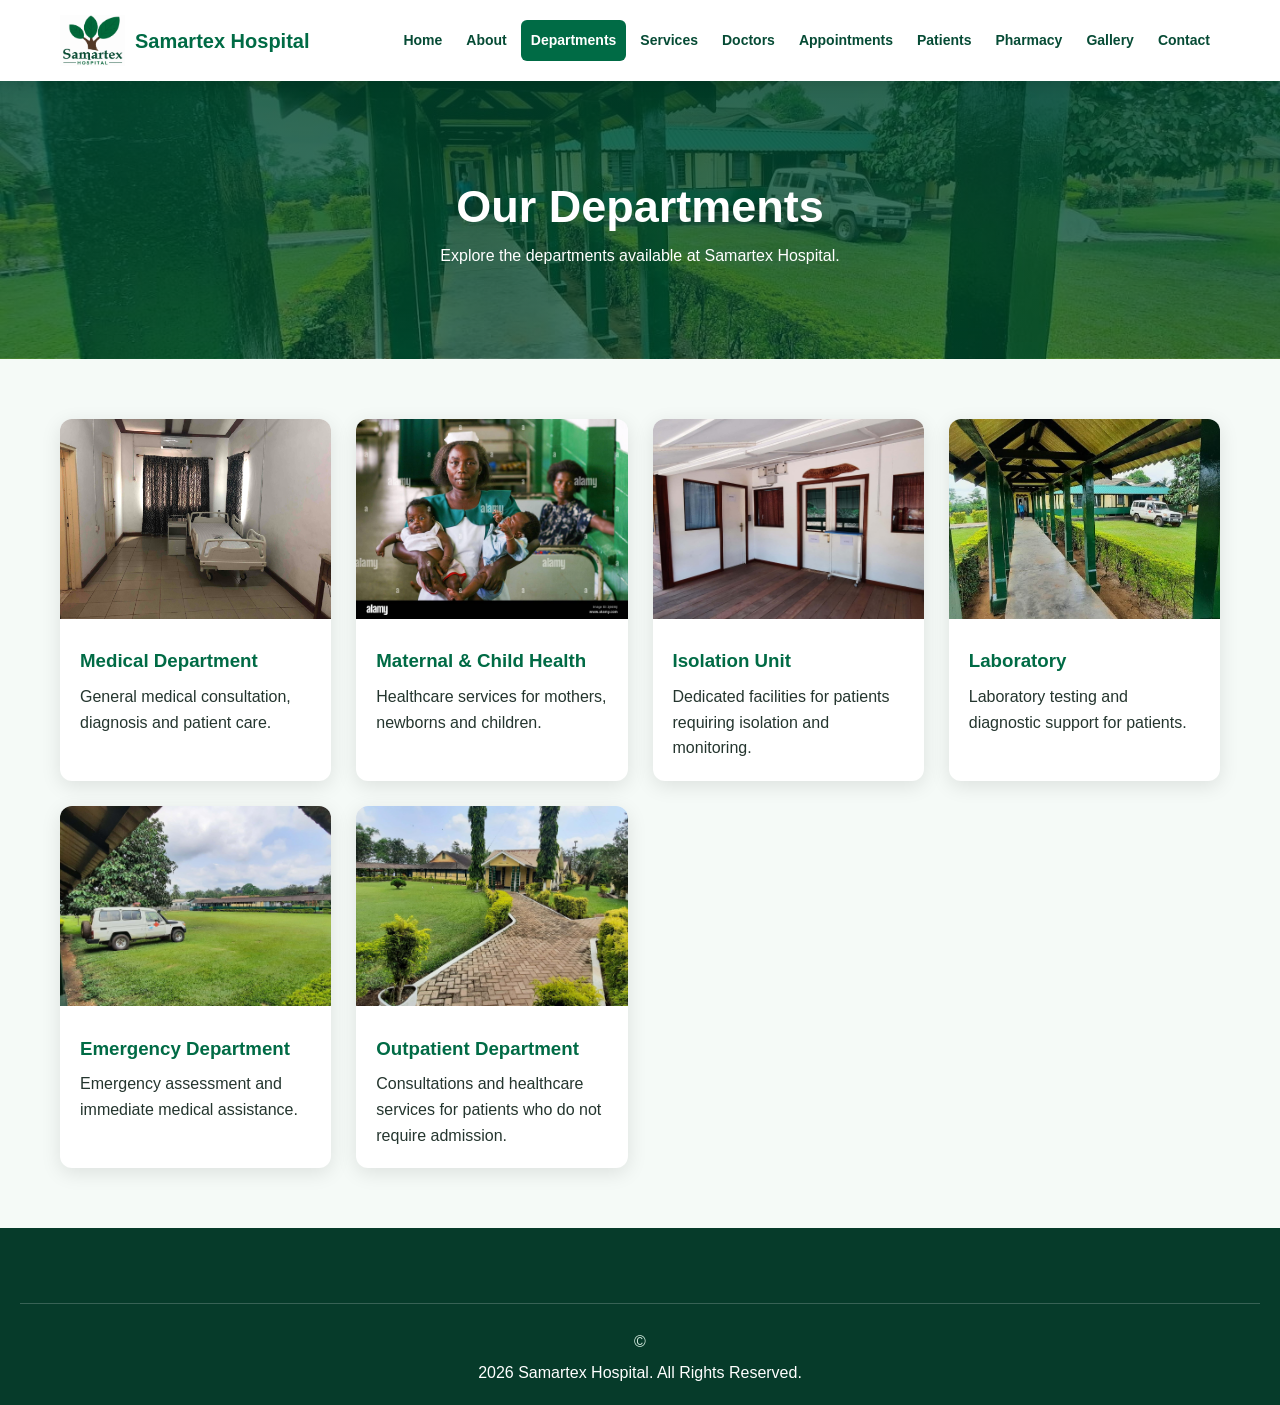
<file: departments.html>
<!DOCTYPE html>
<html lang="en">
<head>
    <meta charset="UTF-8">
    <meta name="viewport" content="width=device-width, initial-scale=1.0">
    <title>Departments | Samartex Hospital</title>
    <link rel="stylesheet" href="style.css">
</head>

<body>

<header>
    <div class="navbar">

        <a href="index.html" class="logo">
            <img src="images/logo.png" alt="Samartex Hospital Logo">
            <span>Samartex Hospital</span>
        </a>

        <button class="menu-btn" onclick="toggleMenu()">☰</button>

        <nav id="navMenu">
            <a href="index.html">Home</a>
            <a href="about.html">About</a>
            <a class="active" href="departments.html">Departments</a>
            <a href="services.html">Services</a>
            <a href="doctors.html">Doctors</a>
            <a href="appointments.html">Appointments</a>
            <a href="patients.html">Patients</a>
            <a href="pharmacy.html">Pharmacy</a>
            <a href="gallery.html">Gallery</a>
            <a href="contact.html">Contact</a>
        </nav>

    </div>
</header>

<section class="page-header">
    <h1>Our Departments</h1>
    <p>Explore the departments available at Samartex Hospital.</p>
</section>

<section class="section">

    <div class="cards">

        <div class="card">
            <img src="images/ward.jpg" alt="Medical Ward">
            <div class="card-content">
                <h3>Medical Department</h3>
                <p>General medical consultation, diagnosis and patient care.</p>
            </div>
        </div>

        <div class="card">
            <img src="images/nurse.jpg" alt="Maternity">
            <div class="card-content">
                <h3>Maternal & Child Health</h3>
                <p>Healthcare services for mothers, newborns and children.</p>
            </div>
        </div>

        <div class="card">
            <img src="images/isolation.jpg" alt="Isolation Ward">
            <div class="card-content">
                <h3>Isolation Unit</h3>
                <p>Dedicated facilities for patients requiring isolation and monitoring.</p>
            </div>
        </div>

        <div class="card">
            <img src="images/corridor.jpg" alt="Laboratory">
            <div class="card-content">
                <h3>Laboratory</h3>
                <p>Laboratory testing and diagnostic support for patients.</p>
            </div>
        </div>

        <div class="card">
            <img src="images/ambulance.jpg" alt="Emergency Department">
            <div class="card-content">
                <h3>Emergency Department</h3>
                <p>Emergency assessment and immediate medical assistance.</p>
            </div>
        </div>

        <div class="card">
            <img src="images/grounds.jpg" alt="Outpatient Department">
            <div class="card-content">
                <h3>Outpatient Department</h3>
                <p>Consultations and healthcare services for patients who do not require admission.</p>
            </div>
        </div>

    </div>

</section>

<footer>
    <div class="copyright">
    <a href="admin.html">    © </a>2026 Samartex Hospital. All Rights Reserved.
    </div>
</footer>

<script src="script.js"></script>
</body>
</html>
</file>
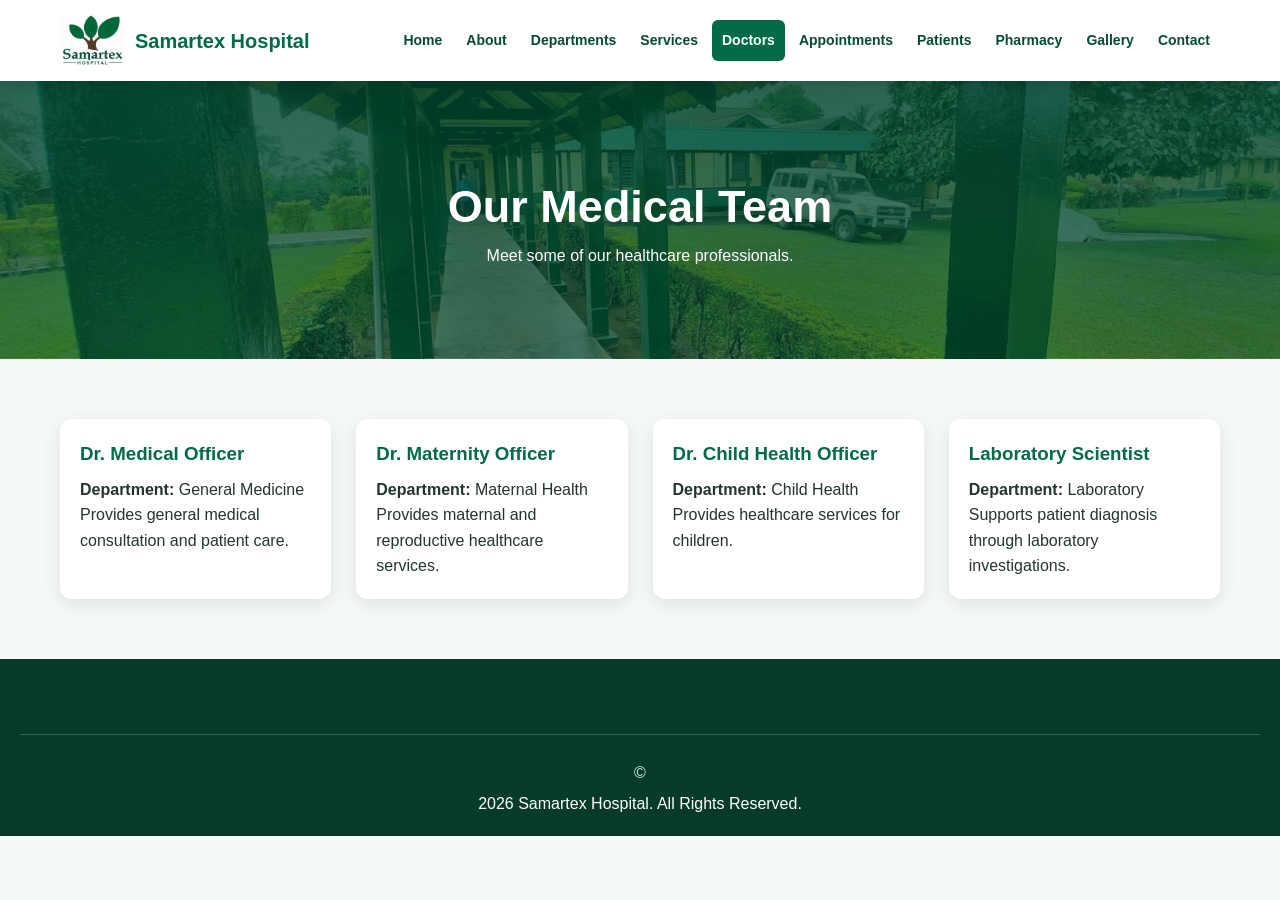
<file: doctors.html>
<!DOCTYPE html>
<html lang="en">
<head>
    <meta charset="UTF-8">
    <meta name="viewport" content="width=device-width, initial-scale=1.0">
    <title>Doctors | Samartex Hospital</title>
    <link rel="stylesheet" href="style.css">
</head>

<body>

<header>
    <div class="navbar">

        <a href="index.html" class="logo">
            <img src="images/logo.png" alt="Samartex Hospital Logo">
            <span>Samartex Hospital</span>
        </a>

        <button class="menu-btn" onclick="toggleMenu()">☰</button>

        <nav id="navMenu">
            <a href="index.html">Home</a>
            <a href="about.html">About</a>
            <a href="departments.html">Departments</a>
            <a href="services.html">Services</a>
            <a class="active" href="doctors.html">Doctors</a>
            <a href="appointments.html">Appointments</a>
            <a href="patients.html">Patients</a>
            <a href="pharmacy.html">Pharmacy</a>
            <a href="gallery.html">Gallery</a>
            <a href="contact.html">Contact</a>
        </nav>

    </div>
</header>

<section class="page-header">
    <h1>Our Medical Team</h1>
    <p>Meet some of our healthcare professionals.</p>
</section>

<section class="section">

    <div class="cards">

        <div class="card">
            <div class="card-content">
                <h3>Dr. Medical Officer</h3>
                <p><strong>Department:</strong> General Medicine</p>
                <p>Provides general medical consultation and patient care.</p>
            </div>
        </div>

        <div class="card">
            <div class="card-content">
                <h3>Dr. Maternity Officer</h3>
                <p><strong>Department:</strong> Maternal Health</p>
                <p>Provides maternal and reproductive healthcare services.</p>
            </div>
        </div>

        <div class="card">
            <div class="card-content">
                <h3>Dr. Child Health Officer</h3>
                <p><strong>Department:</strong> Child Health</p>
                <p>Provides healthcare services for children.</p>
            </div>
        </div>

        <div class="card">
            <div class="card-content">
                <h3>Laboratory Scientist</h3>
                <p><strong>Department:</strong> Laboratory</p>
                <p>Supports patient diagnosis through laboratory investigations.</p>
            </div>
        </div>

    </div>

</section>

<footer>
    <div class="copyright">
<a href="admin.html">    © </a>2026 Samartex Hospital. All Rights Reserved.
    </div>
</footer>

<script src="script.js"></script>
</body>
</html>
</file>
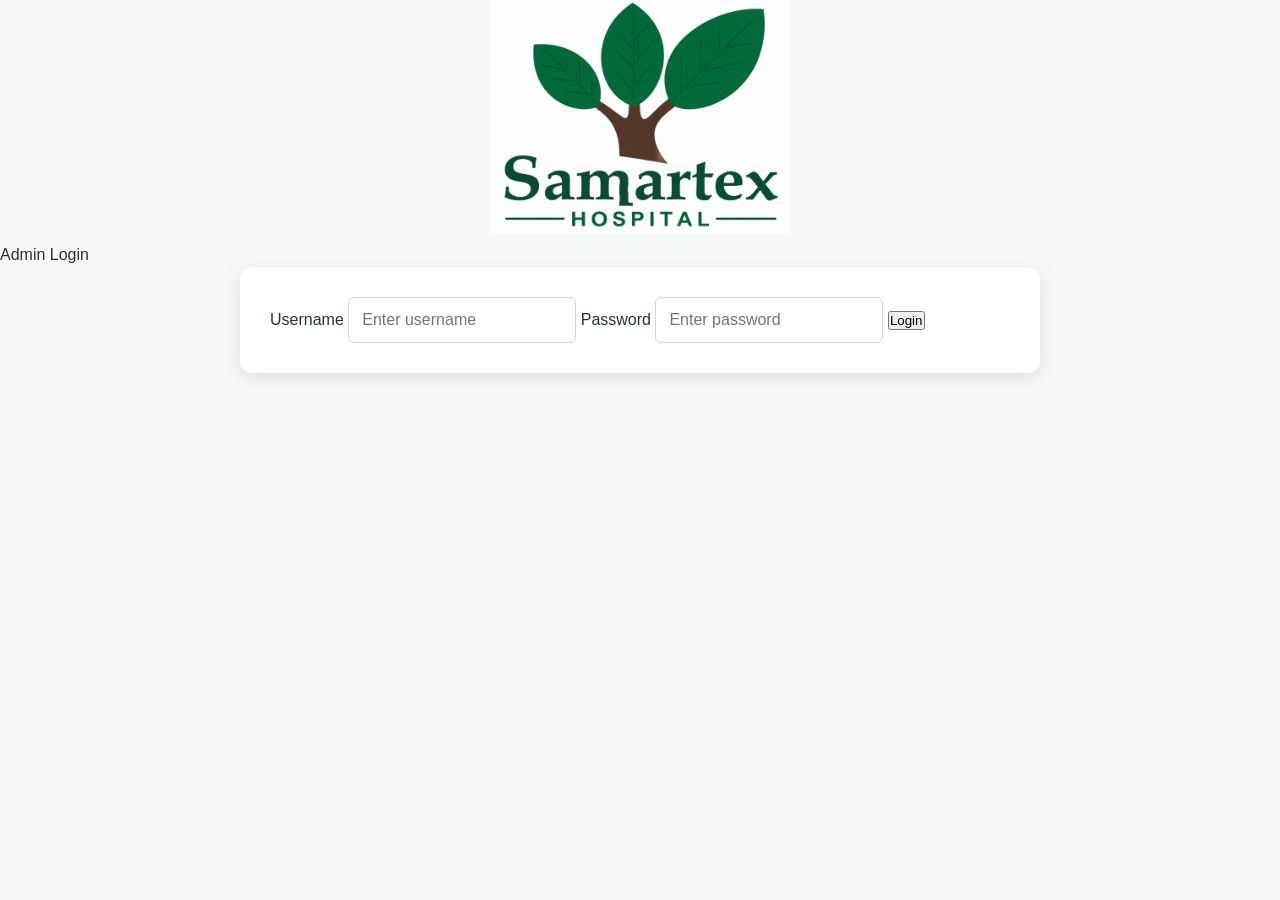
<file: index (2).html>
<!DOCTYPE html>
<html lang="en">
<head>
  <meta charset="UTF-8">
  <meta name="viewport" content="width=device-width, initial-scale=1.0">
  <title>Samartex Hospital - Admin Login</title>
  <link rel="stylesheet" href="style.css">
</head>

<body>

  <div class="login-box">

    <center>
  <img src="/logo.png" alt="Samartex Hospital Logo" width="300">
    </center>

   
    <p>Admin Login</p>

    <form id="loginForm">

      <label>Username</label>
      <input
        type="text"
        id="username"
        placeholder="Enter username"
        required
      >

      <label>Password</label>
      <input
        type="password"
        id="password"
        placeholder="Enter password"
        required
      >

      <button type="submit">Login</button>

      <div id="message"></div>

    </form>

  </div>

  <script src="script1.js"></script>

</body>
</html>
</file>
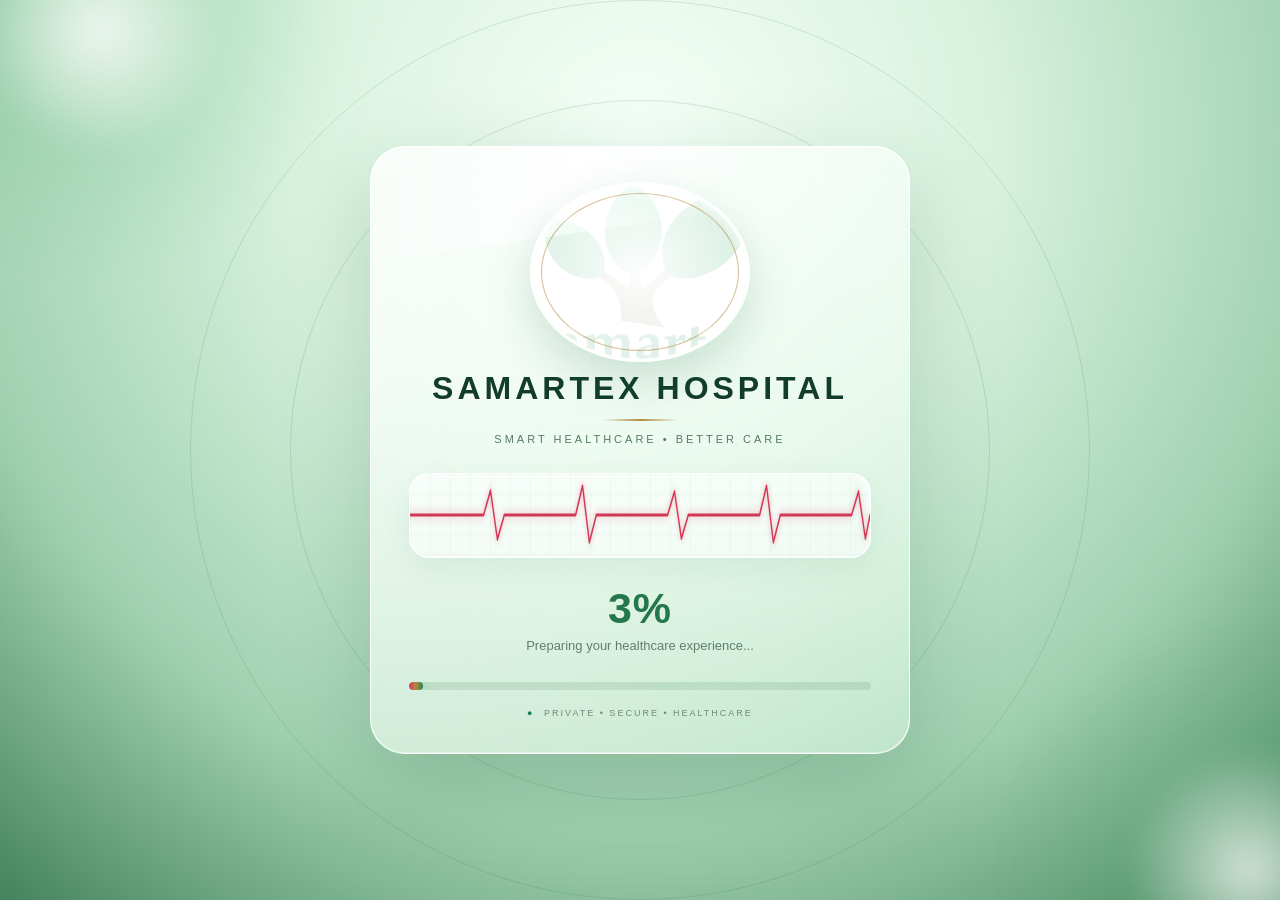
<file: loading (1).html>
<!DOCTYPE html>
<html lang="en">
<head>

<meta charset="UTF-8">

<meta
    name="viewport"
    content="width=device-width, initial-scale=1.0">

<title>Samartex Hospital | Loading</title>


<style>

/* =====================================
   RESET
===================================== */

*{
    margin:0;
    padding:0;
    box-sizing:border-box;
}


/* =====================================
   BODY
===================================== */

body{

    min-height:100vh;

    overflow:hidden;

    font-family:
        "Segoe UI",
        Arial,
        sans-serif;

    display:flex;

    align-items:center;

    justify-content:center;

    color:#123d2d;

    background:

        radial-gradient(
            circle at 50% 15%,
            #f5fff8 0%,
            #d8f2df 35%,
            #9fd0ae 70%,
            #43835b 100%
        );
}


/* =====================================
   BACKGROUND
===================================== */

.background{

    position:fixed;

    inset:0;

    overflow:hidden;

    pointer-events:none;
}


/* =====================================
   SOFT LIGHTS
===================================== */

.light{

    position:absolute;

    width:500px;

    height:500px;

    border-radius:50%;

    background:

        radial-gradient(
            circle,
            rgba(255,255,255,.75),
            rgba(80,180,110,.12),
            transparent 70%
        );

    filter:blur(12px);

    animation:
        lightMove 10s ease-in-out infinite;
}


.light.one{

    top:-220px;

    left:-150px;
}


.light.two{

    right:-220px;

    bottom:-220px;

    animation-delay:4s;
}


@keyframes lightMove{

    0%,100%{

        transform:scale(1);

    }

    50%{

        transform:scale(1.25);

    }

}


/* =====================================
   MEDICAL ORBITS
===================================== */

.orbit{

    position:absolute;

    left:50%;

    top:50%;

    transform:
        translate(-50%,-50%);

    border:
        1px solid
        rgba(25,110,60,.14);

    border-radius:50%;

    animation:
        orbitPulse 6s ease-in-out infinite;
}


.orbit.one{

    width:500px;

    height:500px;
}


.orbit.two{

    width:700px;

    height:700px;

    animation-delay:1s;
}


.orbit.three{

    width:900px;

    height:900px;

    animation-delay:2s;
}


@keyframes orbitPulse{

    0%,100%{

        opacity:.3;

        transform:
            translate(-50%,-50%)
            scale(1);
    }

    50%{

        opacity:.7;

        transform:
            translate(-50%,-50%)
            scale(1.04);
    }

}


/* =====================================
   FLOATING HEARTS
===================================== */

.floating-heart{

    position:absolute;

    color:
        rgba(210,45,75,.15);

    font-size:25px;

    animation:
        floatHeart 12s linear infinite;
}


.h1{

    left:10%;

    bottom:-50px;
}


.h2{

    left:35%;

    bottom:-60px;

    animation-delay:4s;
}


.h3{

    right:12%;

    bottom:-50px;

    animation-delay:8s;
}


@keyframes floatHeart{

    0%{

        transform:
            translateY(0)
            scale(.6);

        opacity:0;
    }

    20%{

        opacity:.7;
    }

    100%{

        transform:
            translateY(-750px)
            scale(1.3);

        opacity:0;
    }

}


/* =====================================
   LUXURY GLASS CARD
===================================== */

.loader{

    width:92%;

    max-width:540px;

    padding:
        35px
        38px
        35px;

    position:relative;

    z-index:5;

    text-align:center;

    border-radius:35px;

    background:

        linear-gradient(
            145deg,
            rgba(255,255,255,.82),
            rgba(230,255,238,.40)
        );

    border:
        1px solid
        rgba(255,255,255,.95);

    backdrop-filter:
        blur(28px);

    -webkit-backdrop-filter:
        blur(28px);

    box-shadow:

        0 35px 90px
        rgba(18,85,45,.22),

        inset 0 1px 0
        rgba(255,255,255,.95),

        inset 0 -1px 0
        rgba(255,255,255,.35);

    overflow:hidden;
}


/* =====================================
   GLASS MIRROR REFLECTION
===================================== */

.loader::before{

    content:"";

    position:absolute;

    width:180%;

    height:180px;

    top:-100px;

    left:-45%;

    background:

        linear-gradient(
            120deg,
            transparent 30%,
            rgba(255,255,255,.85) 48%,
            transparent 65%
        );

    transform:rotate(-8deg);

    animation:
        mirrorShine 8s ease-in-out infinite;

    pointer-events:none;
}


@keyframes mirrorShine{

    0%{

        transform:
            translateX(-60%)
            rotate(-8deg);
    }

    50%{

        transform:
            translateX(35%)
            rotate(-8deg);
    }

    100%{

        transform:
            translateX(125%)
            rotate(-8deg);
    }

}


/* =====================================
   SAMARTEX LOGO
===================================== */

.logo-container{

    width:220px;

    height:180px;

    margin:
        0 auto 8px;

    position:relative;

    overflow:hidden;

    display:flex;

    align-items:center;

    justify-content:center;

    border-radius:50%;

    background:

        radial-gradient(
            circle,
            rgba(255,255,255,.96),
            rgba(228,250,235,.65)
        );

    border:
        3px solid
        rgba(255,255,255,.92);

    box-shadow:

        0 18px 45px
        rgba(20,100,55,.18),

        inset 0 2px 10px
        rgba(255,255,255,.9);

    animation:
        logoPulse 3s ease-in-out infinite;
}


/*
   Your uploaded Samartex logo.
*/

.logo-container img{

    position:absolute;

    width:270px;

    max-width:none;

    height:auto;

    left:50%;

    top:-5px;

    transform:
        translateX(-50%);

    /*
       Removes the black background
       of the uploaded logo.
    */

    mix-blend-mode:screen;

    filter:
        saturate(1.15)
        contrast(1.08);
}


/* Gold ring */

.logo-container::after{

    content:"";

    position:absolute;

    inset:8px;

    border-radius:50%;

    border:
        1px solid
        rgba(181,138,66,.55);

    pointer-events:none;
}


@keyframes logoPulse{

    0%,100%{

        transform:scale(1);

    }

    50%{

        transform:scale(1.025);

    }

}


/* =====================================
   SAMARTEX HOSPITAL NAME
===================================== */

h1{

    font-size:32px;

    font-weight:800;

    letter-spacing:4px;

    color:#123d2d;

    text-shadow:
        0 1px 0 white;
}


.gold-line{

    width:75px;

    height:2px;

    margin:
        12px auto;

    background:

        linear-gradient(
            90deg,
            transparent,
            #b58a42,
            transparent
        );
}


.subtitle{

    font-size:11px;

    letter-spacing:3px;

    color:#567a67;

    text-transform:uppercase;
}


/* =====================================
   ECG MONITOR
===================================== */

.ecg-box{

    width:100%;

    height:85px;

    margin-top:28px;

    position:relative;

    overflow:hidden;

    border-radius:20px;

    background:
        rgba(255,255,255,.58);

    border:
        1px solid
        rgba(255,255,255,.9);

    box-shadow:

        inset 0 1px 5px
        rgba(255,255,255,.9),

        0 10px 30px
        rgba(20,100,55,.08);
}


/* ECG grid */

.ecg-box::before{

    content:"";

    position:absolute;

    inset:0;

    opacity:.3;

    background-image:

        linear-gradient(
            rgba(35,125,75,.13) 1px,
            transparent 1px
        ),

        linear-gradient(
            90deg,
            rgba(35,125,75,.13) 1px,
            transparent 1px
        );

    background-size:20px 20px;
}


/* =====================================
   CONTINUOUS ECG TRACK
===================================== */

.ecg-track{

    position:absolute;

    width:200%;

    height:100%;

    left:0;

    top:0;

    display:flex;

    animation:
        ecgMove 3.5s linear infinite;
}


.ecg-track svg{

    width:50%;

    height:100%;

    flex-shrink:0;
}


.ecg-track polyline{

    fill:none;

    stroke:#d23855;

    stroke-width:3;

    stroke-linecap:round;

    stroke-linejoin:round;

    filter:
        drop-shadow(
            0 0 5px
            rgba(210,56,85,.45)
        );
}


/*
   The ECG keeps moving continuously.
*/

@keyframes ecgMove{

    from{

        transform:
            translateX(0);
    }

    to{

        transform:
            translateX(-50%);
    }

}


/* =====================================
   LOADING AREA
===================================== */

.loading-area{

    margin-top:26px;
}


.percentage{

    font-size:43px;

    font-weight:700;

    color:#24784b;

    letter-spacing:1px;
}


.loading-message{

    height:25px;

    margin-top:5px;

    font-size:13px;

    color:#60806d;
}


/* =====================================
   PROGRESS BAR
===================================== */

.progress-container{

    width:100%;

    height:8px;

    margin-top:19px;

    border-radius:20px;

    overflow:hidden;

    background:
        rgba(25,100,55,.12);
}


.progress{

    width:0%;

    height:100%;

    border-radius:20px;

    background:

        linear-gradient(
            90deg,
            #d23855,
            #b58a42,
            #21824f
        );

    box-shadow:
        0 0 15px
        rgba(35,130,80,.35);

    transition:
        width .25s ease;
}


/* =====================================
   SECURITY
===================================== */

.secure{

    margin-top:18px;

    font-size:9px;

    letter-spacing:2px;

    color:#708b79;
}


.secure span{

    color:#13825d;

    margin-right:5px;
}


/* =====================================
   MOBILE
===================================== */

@media(max-width:500px){

    .loader{

        padding:
            28px
            18px
            30px;

        border-radius:28px;
    }


    .logo-container{

        width:175px;

        height:150px;
    }


    .logo-container img{

        width:225px;
    }


    h1{

        font-size:25px;

        letter-spacing:3px;
    }


    .subtitle{

        font-size:9px;

        letter-spacing:2px;
    }


    .percentage{

        font-size:37px;
    }

}

</style>

</head>


<body>


<!-- =====================================
     BACKGROUND
===================================== -->

<div class="background">

    <div class="light one"></div>

    <div class="light two"></div>

    <div class="orbit one"></div>

    <div class="orbit two"></div>

    <div class="orbit three"></div>

    <div class="floating-heart h1">
        ♥
    </div>

    <div class="floating-heart h2">
        ♥
    </div>

    <div class="floating-heart h3">
        ♥
    </div>

</div>



<!-- =====================================
     MAIN LOADER
===================================== -->

<main class="loader">


    <!-- =================================
         SAMARTEX LOGO
    ================================== -->

    <div class="logo-container">

        <img
            src="/image/logo.png"
            alt="Samartex Hospital Logo">

    </div>



    <!-- =================================
         HOSPITAL NAME
    ================================== -->

    <h1>
        SAMARTEX HOSPITAL
    </h1>


    <div class="gold-line"></div>


    <p class="subtitle">
        Smart Healthcare • Better Care
    </p>



    <!-- =================================
         ECG
    ================================== -->

    <div class="ecg-box">

        <div class="ecg-track">


            <!-- ECG 1 -->

            <svg
                viewBox="0 0 1000 85"
                preserveAspectRatio="none">

                <polyline points="
                    0,42
                    80,42
                    120,42
                    145,42
                    160,42
                    175,17
                    190,67
                    205,42
                    285,42
                    325,42
                    345,42
                    360,42
                    375,12
                    390,70
                    405,42
                    485,42
                    525,42
                    545,42
                    560,42
                    575,18
                    590,66
                    605,42
                    685,42
                    725,42
                    745,42
                    760,42
                    775,12
                    790,70
                    805,42
                    885,42
                    925,42
                    945,42
                    960,42
                    975,18
                    990,66
                    1000,42
                "/>

            </svg>



            <!-- ECG 2 -->

            <svg
                viewBox="0 0 1000 85"
                preserveAspectRatio="none">

                <polyline points="
                    0,42
                    80,42
                    120,42
                    145,42
                    160,42
                    175,17
                    190,67
                    205,42
                    285,42
                    325,42
                    345,42
                    360,42
                    375,12
                    390,70
                    405,42
                    485,42
                    525,42
                    545,42
                    560,42
                    575,18
                    590,66
                    605,42
                    685,42
                    725,42
                    745,42
                    760,42
                    775,12
                    790,70
                    805,42
                    885,42
                    925,42
                    945,42
                    960,42
                    975,18
                    990,66
                    1000,42
                "/>

            </svg>

        </div>

    </div>



    <!-- =================================
         LOADING
    ================================== -->

    <section class="loading-area">


        <div
            class="percentage"
            id="percentage">

            0%

        </div>



        <div
            class="loading-message"
            id="message">

            Preparing your healthcare experience...

        </div>



        <!-- Progress -->

        <div class="progress-container">

            <div
                class="progress"
                id="progress">

            </div>

        </div>



        <!-- Security -->

        <div class="secure">

            <span>●</span>

            PRIVATE • SECURE • HEALTHCARE

        </div>


    </section>

</main>



<script>

/* =====================================
   SAMARTEX HOSPITAL LOADING
===================================== */


let progress = 0;


const percentage =
    document.getElementById("percentage");


const progressBar =
    document.getElementById("progress");


const message =
    document.getElementById("message");



/* Loading messages */

const messages = [

    "Preparing your healthcare experience...",

    "Loading Samartex Hospital services...",

    "Preparing patient services...",

    "Connecting medical services...",

    "Checking secure connection...",

    "Preparing your healthcare dashboard...",

    "Loading hospital services...",

    "Finalizing healthcare system...",

    "Almost ready...",

    "Welcome to Samartex Hospital!"

];



/*
   100 steps × 300 milliseconds
   = approximately 30 seconds.
*/


const loader = setInterval(function(){


    progress++;


    /* Percentage */

    percentage.textContent =
        progress + "%";


    /* Progress bar */

    progressBar.style.width =
        progress + "%";



    /* Loading messages */

    if(progress < 10){

        message.textContent =
            messages[0];

    }


    else if(progress < 20){

        message.textContent =
            messages[1];

    }


    else if(progress < 30){

        message.textContent =
            messages[2];

    }


    else if(progress < 40){

        message.textContent =
            messages[3];

    }


    else if(progress < 50){

        message.textContent =
            messages[4];

    }


    else if(progress < 65){

        message.textContent =
            messages[5];

    }


    else if(progress < 80){

        message.textContent =
            messages[6];

    }


    else if(progress < 92){

        message.textContent =
            messages[7];

    }


    else if(progress < 100){

        message.textContent =
            messages[8];

    }


    else{


        /* 100% */

        message.textContent =
            messages[9];


        clearInterval(loader);



        /*
           Keep 100% visible
           before opening index.html.
        */

        setTimeout(function(){


            window.location.href =
                "index.html";


        },1500);

    }


},300);

</script>


</body>
</html>
</file>
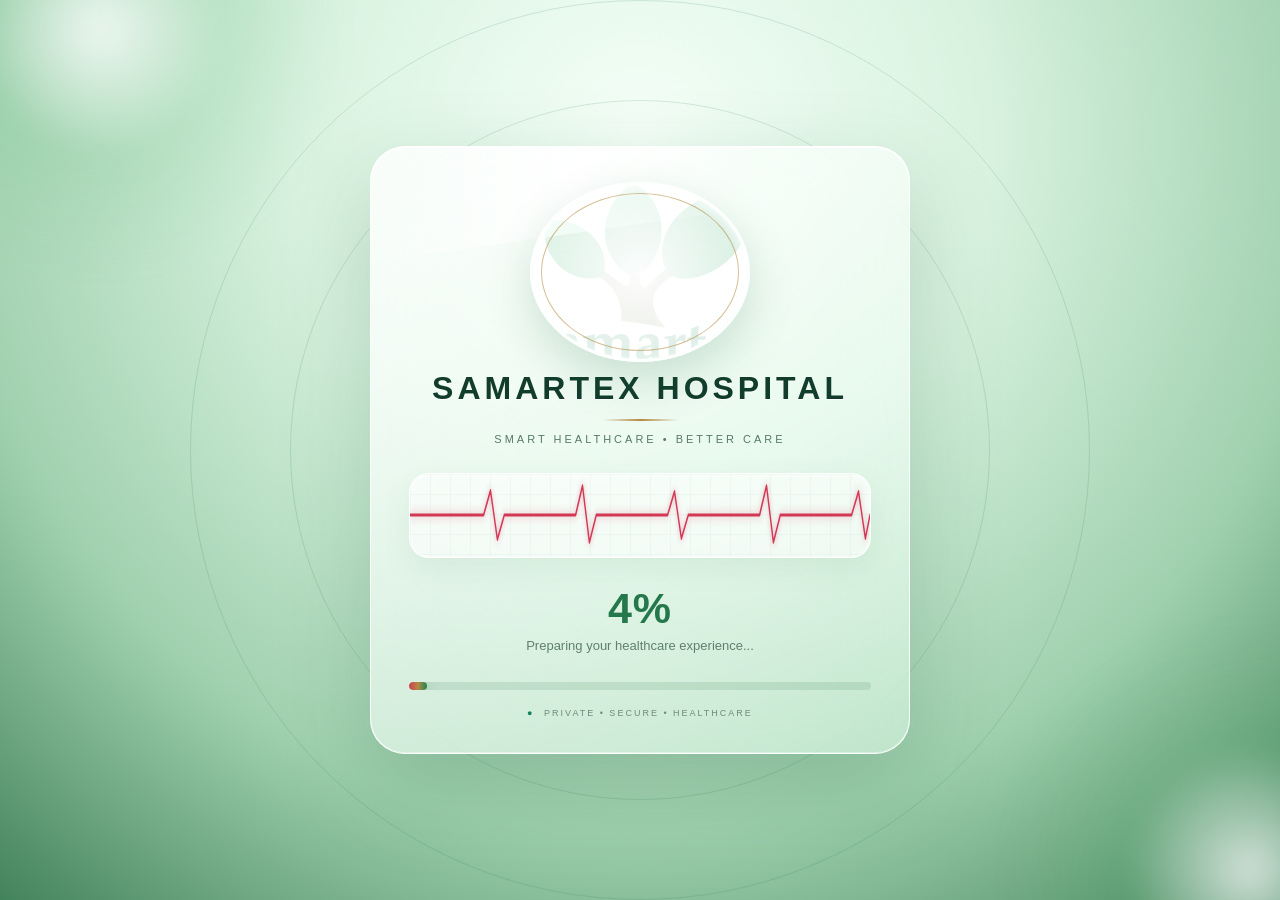
<file: loading.html>
<!DOCTYPE html>
<html lang="en">
<head>

<meta charset="UTF-8">

<meta
    name="viewport"
    content="width=device-width, initial-scale=1.0">

<title>Samartex Hospital | Loading</title>


<style>

/* =====================================
   RESET
===================================== */

*{
    margin:0;
    padding:0;
    box-sizing:border-box;
}


/* =====================================
   BODY
===================================== */

body{

    min-height:100vh;

    overflow:hidden;

    font-family:
        "Segoe UI",
        Arial,
        sans-serif;

    display:flex;

    align-items:center;

    justify-content:center;

    color:#123d2d;

    background:

        radial-gradient(
            circle at 50% 15%,
            #f5fff8 0%,
            #d8f2df 35%,
            #9fd0ae 70%,
            #43835b 100%
        );
}


/* =====================================
   BACKGROUND
===================================== */

.background{

    position:fixed;

    inset:0;

    overflow:hidden;

    pointer-events:none;
}


/* =====================================
   SOFT LIGHTS
===================================== */

.light{

    position:absolute;

    width:500px;

    height:500px;

    border-radius:50%;

    background:

        radial-gradient(
            circle,
            rgba(255,255,255,.75),
            rgba(80,180,110,.12),
            transparent 70%
        );

    filter:blur(12px);

    animation:
        lightMove 10s ease-in-out infinite;
}


.light.one{

    top:-220px;

    left:-150px;
}


.light.two{

    right:-220px;

    bottom:-220px;

    animation-delay:4s;
}


@keyframes lightMove{

    0%,100%{

        transform:scale(1);

    }

    50%{

        transform:scale(1.25);

    }

}


/* =====================================
   MEDICAL ORBITS
===================================== */

.orbit{

    position:absolute;

    left:50%;

    top:50%;

    transform:
        translate(-50%,-50%);

    border:
        1px solid
        rgba(25,110,60,.14);

    border-radius:50%;

    animation:
        orbitPulse 6s ease-in-out infinite;
}


.orbit.one{

    width:500px;

    height:500px;
}


.orbit.two{

    width:700px;

    height:700px;

    animation-delay:1s;
}


.orbit.three{

    width:900px;

    height:900px;

    animation-delay:2s;
}


@keyframes orbitPulse{

    0%,100%{

        opacity:.3;

        transform:
            translate(-50%,-50%)
            scale(1);
    }

    50%{

        opacity:.7;

        transform:
            translate(-50%,-50%)
            scale(1.04);
    }

}


/* =====================================
   FLOATING HEARTS
===================================== */

.floating-heart{

    position:absolute;

    color:
        rgba(210,45,75,.15);

    font-size:25px;

    animation:
        floatHeart 12s linear infinite;
}


.h1{

    left:10%;

    bottom:-50px;
}


.h2{

    left:35%;

    bottom:-60px;

    animation-delay:4s;
}


.h3{

    right:12%;

    bottom:-50px;

    animation-delay:8s;
}


@keyframes floatHeart{

    0%{

        transform:
            translateY(0)
            scale(.6);

        opacity:0;
    }

    20%{

        opacity:.7;
    }

    100%{

        transform:
            translateY(-750px)
            scale(1.3);

        opacity:0;
    }

}


/* =====================================
   LUXURY GLASS CARD
===================================== */

.loader{

    width:92%;

    max-width:540px;

    padding:
        35px
        38px
        35px;

    position:relative;

    z-index:5;

    text-align:center;

    border-radius:35px;

    background:

        linear-gradient(
            145deg,
            rgba(255,255,255,.82),
            rgba(230,255,238,.40)
        );

    border:
        1px solid
        rgba(255,255,255,.95);

    backdrop-filter:
        blur(28px);

    -webkit-backdrop-filter:
        blur(28px);

    box-shadow:

        0 35px 90px
        rgba(18,85,45,.22),

        inset 0 1px 0
        rgba(255,255,255,.95),

        inset 0 -1px 0
        rgba(255,255,255,.35);

    overflow:hidden;
}


/* =====================================
   GLASS MIRROR REFLECTION
===================================== */

.loader::before{

    content:"";

    position:absolute;

    width:180%;

    height:180px;

    top:-100px;

    left:-45%;

    background:

        linear-gradient(
            120deg,
            transparent 30%,
            rgba(255,255,255,.85) 48%,
            transparent 65%
        );

    transform:rotate(-8deg);

    animation:
        mirrorShine 8s ease-in-out infinite;

    pointer-events:none;
}


@keyframes mirrorShine{

    0%{

        transform:
            translateX(-60%)
            rotate(-8deg);
    }

    50%{

        transform:
            translateX(35%)
            rotate(-8deg);
    }

    100%{

        transform:
            translateX(125%)
            rotate(-8deg);
    }

}


/* =====================================
   SAMARTEX LOGO
===================================== */

.logo-container{

    width:220px;

    height:180px;

    margin:
        0 auto 8px;

    position:relative;

    overflow:hidden;

    display:flex;

    align-items:center;

    justify-content:center;

    border-radius:50%;

    background:

        radial-gradient(
            circle,
            rgba(255,255,255,.96),
            rgba(228,250,235,.65)
        );

    border:
        3px solid
        rgba(255,255,255,.92);

    box-shadow:

        0 18px 45px
        rgba(20,100,55,.18),

        inset 0 2px 10px
        rgba(255,255,255,.9);

    animation:
        logoPulse 3s ease-in-out infinite;
}


/*
   Your uploaded Samartex logo.
*/

.logo-container img{

    position:absolute;

    width:270px;

    max-width:none;

    height:auto;

    left:50%;

    top:-5px;

    transform:
        translateX(-50%);

    /*
       Removes the black background
       of the uploaded logo.
    */

    mix-blend-mode:screen;

    filter:
        saturate(1.15)
        contrast(1.08);
}


/* Gold ring */

.logo-container::after{

    content:"";

    position:absolute;

    inset:8px;

    border-radius:50%;

    border:
        1px solid
        rgba(181,138,66,.55);

    pointer-events:none;
}


@keyframes logoPulse{

    0%,100%{

        transform:scale(1);

    }

    50%{

        transform:scale(1.025);

    }

}


/* =====================================
   SAMARTEX HOSPITAL NAME
===================================== */

h1{

    font-size:32px;

    font-weight:800;

    letter-spacing:4px;

    color:#123d2d;

    text-shadow:
        0 1px 0 white;
}


.gold-line{

    width:75px;

    height:2px;

    margin:
        12px auto;

    background:

        linear-gradient(
            90deg,
            transparent,
            #b58a42,
            transparent
        );
}


.subtitle{

    font-size:11px;

    letter-spacing:3px;

    color:#567a67;

    text-transform:uppercase;
}


/* =====================================
   ECG MONITOR
===================================== */

.ecg-box{

    width:100%;

    height:85px;

    margin-top:28px;

    position:relative;

    overflow:hidden;

    border-radius:20px;

    background:
        rgba(255,255,255,.58);

    border:
        1px solid
        rgba(255,255,255,.9);

    box-shadow:

        inset 0 1px 5px
        rgba(255,255,255,.9),

        0 10px 30px
        rgba(20,100,55,.08);
}


/* ECG grid */

.ecg-box::before{

    content:"";

    position:absolute;

    inset:0;

    opacity:.3;

    background-image:

        linear-gradient(
            rgba(35,125,75,.13) 1px,
            transparent 1px
        ),

        linear-gradient(
            90deg,
            rgba(35,125,75,.13) 1px,
            transparent 1px
        );

    background-size:20px 20px;
}


/* =====================================
   CONTINUOUS ECG TRACK
===================================== */

.ecg-track{

    position:absolute;

    width:200%;

    height:100%;

    left:0;

    top:0;

    display:flex;

    animation:
        ecgMove 3.5s linear infinite;
}


.ecg-track svg{

    width:50%;

    height:100%;

    flex-shrink:0;
}


.ecg-track polyline{

    fill:none;

    stroke:#d23855;

    stroke-width:3;

    stroke-linecap:round;

    stroke-linejoin:round;

    filter:
        drop-shadow(
            0 0 5px
            rgba(210,56,85,.45)
        );
}


/*
   The ECG keeps moving continuously.
*/

@keyframes ecgMove{

    from{

        transform:
            translateX(0);
    }

    to{

        transform:
            translateX(-50%);
    }

}


/* =====================================
   LOADING AREA
===================================== */

.loading-area{

    margin-top:26px;
}


.percentage{

    font-size:43px;

    font-weight:700;

    color:#24784b;

    letter-spacing:1px;
}


.loading-message{

    height:25px;

    margin-top:5px;

    font-size:13px;

    color:#60806d;
}


/* =====================================
   PROGRESS BAR
===================================== */

.progress-container{

    width:100%;

    height:8px;

    margin-top:19px;

    border-radius:20px;

    overflow:hidden;

    background:
        rgba(25,100,55,.12);
}


.progress{

    width:0%;

    height:100%;

    border-radius:20px;

    background:

        linear-gradient(
            90deg,
            #d23855,
            #b58a42,
            #21824f
        );

    box-shadow:
        0 0 15px
        rgba(35,130,80,.35);

    transition:
        width .25s ease;
}


/* =====================================
   SECURITY
===================================== */

.secure{

    margin-top:18px;

    font-size:9px;

    letter-spacing:2px;

    color:#708b79;
}


.secure span{

    color:#13825d;

    margin-right:5px;
}


/* =====================================
   MOBILE
===================================== */

@media(max-width:500px){

    .loader{

        padding:
            28px
            18px
            30px;

        border-radius:28px;
    }


    .logo-container{

        width:175px;

        height:150px;
    }


    .logo-container img{

        width:225px;
    }


    h1{

        font-size:25px;

        letter-spacing:3px;
    }


    .subtitle{

        font-size:9px;

        letter-spacing:2px;
    }


    .percentage{

        font-size:37px;
    }

}

</style>

</head>


<body>


<!-- =====================================
     BACKGROUND
===================================== -->

<div class="background">

    <div class="light one"></div>

    <div class="light two"></div>

    <div class="orbit one"></div>

    <div class="orbit two"></div>

    <div class="orbit three"></div>

    <div class="floating-heart h1">
        ♥
    </div>

    <div class="floating-heart h2">
        ♥
    </div>

    <div class="floating-heart h3">
        ♥
    </div>

</div>



<!-- =====================================
     MAIN LOADER
===================================== -->

<main class="loader">


    <!-- =================================
         SAMARTEX LOGO
    ================================== -->

    <div class="logo-container">

        <img
            src="/images/logo.png"
            alt="Samartex Hospital Logo">

    </div>



    <!-- =================================
         HOSPITAL NAME
    ================================== -->

    <h1>
        SAMARTEX HOSPITAL
    </h1>


    <div class="gold-line"></div>


    <p class="subtitle">
        Smart Healthcare • Better Care
    </p>



    <!-- =================================
         ECG
    ================================== -->

    <div class="ecg-box">

        <div class="ecg-track">


            <!-- ECG 1 -->

            <svg
                viewBox="0 0 1000 85"
                preserveAspectRatio="none">

                <polyline points="
                    0,42
                    80,42
                    120,42
                    145,42
                    160,42
                    175,17
                    190,67
                    205,42
                    285,42
                    325,42
                    345,42
                    360,42
                    375,12
                    390,70
                    405,42
                    485,42
                    525,42
                    545,42
                    560,42
                    575,18
                    590,66
                    605,42
                    685,42
                    725,42
                    745,42
                    760,42
                    775,12
                    790,70
                    805,42
                    885,42
                    925,42
                    945,42
                    960,42
                    975,18
                    990,66
                    1000,42
                "/>

            </svg>



            <!-- ECG 2 -->

            <svg
                viewBox="0 0 1000 85"
                preserveAspectRatio="none">

                <polyline points="
                    0,42
                    80,42
                    120,42
                    145,42
                    160,42
                    175,17
                    190,67
                    205,42
                    285,42
                    325,42
                    345,42
                    360,42
                    375,12
                    390,70
                    405,42
                    485,42
                    525,42
                    545,42
                    560,42
                    575,18
                    590,66
                    605,42
                    685,42
                    725,42
                    745,42
                    760,42
                    775,12
                    790,70
                    805,42
                    885,42
                    925,42
                    945,42
                    960,42
                    975,18
                    990,66
                    1000,42
                "/>

            </svg>

        </div>

    </div>



    <!-- =================================
         LOADING
    ================================== -->

    <section class="loading-area">


        <div
            class="percentage"
            id="percentage">

            0%

        </div>



        <div
            class="loading-message"
            id="message">

            Preparing your healthcare experience...

        </div>



        <!-- Progress -->

        <div class="progress-container">

            <div
                class="progress"
                id="progress">

            </div>

        </div>



        <!-- Security -->

        <div class="secure">

            <span>●</span>

            PRIVATE • SECURE • HEALTHCARE

        </div>


    </section>

</main>



<script>

/* =====================================
   SAMARTEX HOSPITAL LOADING
===================================== */


let progress = 0;


const percentage =
    document.getElementById("percentage");


const progressBar =
    document.getElementById("progress");


const message =
    document.getElementById("message");



/* Loading messages */

const messages = [

    "Preparing your healthcare experience...",

    "Loading Samartex Hospital services...",

    "Preparing patient services...",

    "Connecting medical services...",

    "Checking secure connection...",

    "Preparing your healthcare dashboard...",

    "Loading hospital services...",

    "Finalizing healthcare system...",

    "Almost ready...",

    "Welcome to Samartex Hospital!"

];



/*
   100 steps × 300 milliseconds
   = approximately 30 seconds.
*/


const loader = setInterval(function(){


    progress++;


    /* Percentage */

    percentage.textContent =
        progress + "%";


    /* Progress bar */

    progressBar.style.width =
        progress + "%";



    /* Loading messages */

    if(progress < 10){

        message.textContent =
            messages[0];

    }


    else if(progress < 20){

        message.textContent =
            messages[1];

    }


    else if(progress < 30){

        message.textContent =
            messages[2];

    }


    else if(progress < 40){

        message.textContent =
            messages[3];

    }


    else if(progress < 50){

        message.textContent =
            messages[4];

    }


    else if(progress < 65){

        message.textContent =
            messages[5];

    }


    else if(progress < 80){

        message.textContent =
            messages[6];

    }


    else if(progress < 92){

        message.textContent =
            messages[7];

    }


    else if(progress < 100){

        message.textContent =
            messages[8];

    }


    else{


        /* 100% */

        message.textContent =
            messages[9];


        clearInterval(loader);



        /*
           Keep 100% visible
           before opening index.html.
        */

        setTimeout(function(){


            window.location.href =
                "index.html";


        },1500);

    }


},300);

</script>


</body>
</html>
</file>
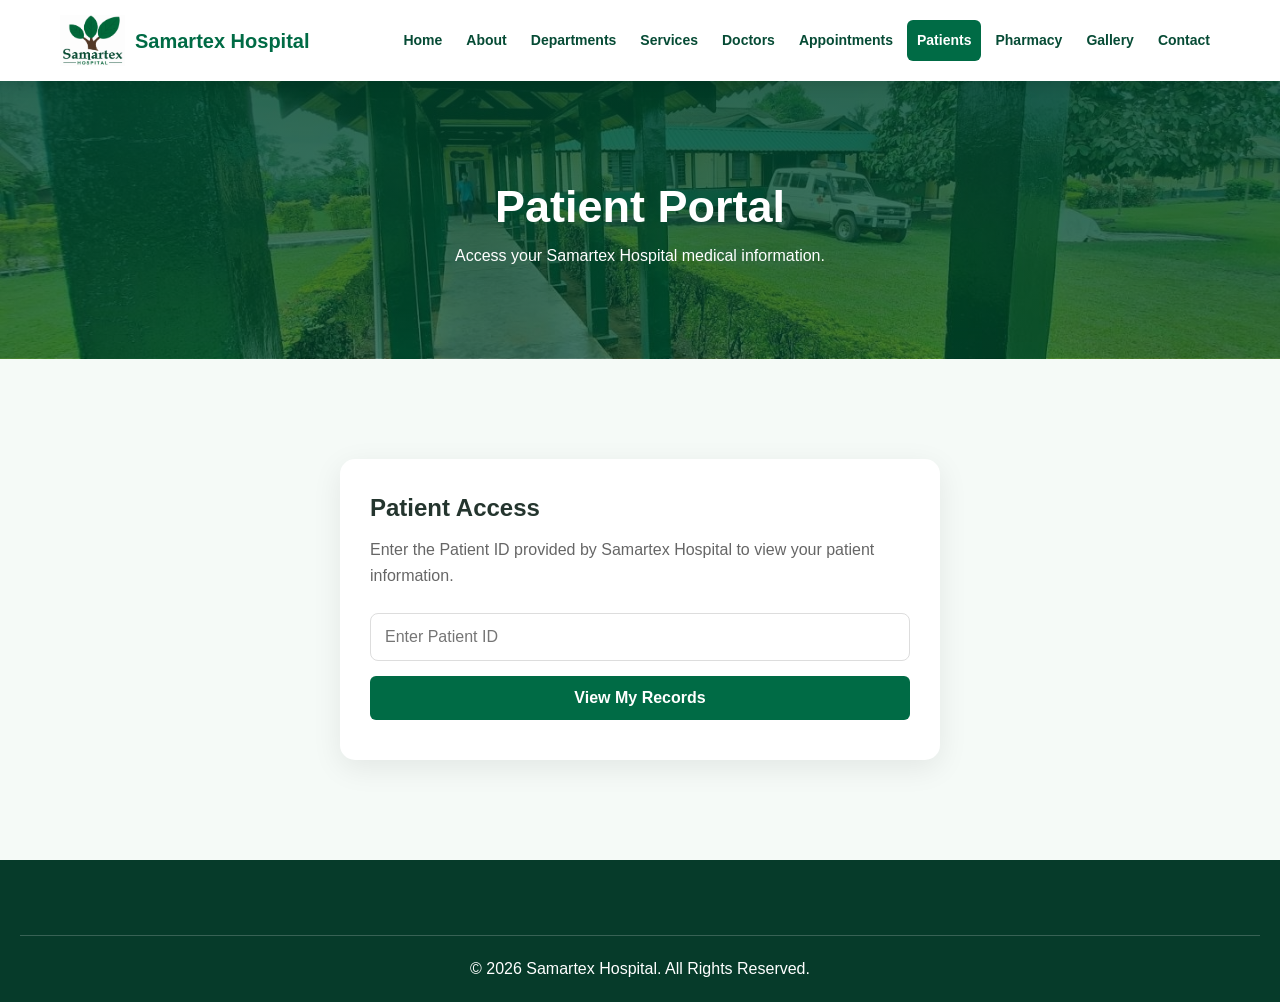
<file: patients.html>
<!DOCTYPE html>
<html lang="en">
<head>
    <meta charset="UTF-8">
    <meta name="viewport" content="width=device-width, initial-scale=1.0">
    <title>Patient Portal | Samartex Hospital</title>
    <link rel="stylesheet" href="style.css">

    <style>
        .patient-login {
            max-width: 600px;
            margin: 40px auto;
            padding: 30px;
            background: #fff;
            border-radius: 15px;
            box-shadow: 0 8px 30px rgba(0,0,0,.08);
        }

        .patient-login h2 {
            margin-bottom: 10px;
        }

        .patient-login p {
            color: #666;
            margin-bottom: 25px;
        }

        .patient-login input {
            width: 100%;
            padding: 14px;
            margin-bottom: 15px;
            border: 1px solid #ddd;
            border-radius: 8px;
            font-size: 16px;
            box-sizing: border-box;
        }

        .submit {
            width: 100%;
            padding: 14px;
            border: none;
            border-radius: 8px;
            cursor: pointer;
            font-size: 16px;
        }

        #patientRecord {
            display: none;
            max-width: 1000px;
            margin: 40px auto;
        }

        .patient-card {
            background: #fff;
            border-radius: 18px;
            padding: 30px;
            box-shadow: 0 8px 30px rgba(0,0,0,.08);
        }

        .patient-card-header {
            display: flex;
            justify-content: space-between;
            align-items: center;
            border-bottom: 1px solid #eee;
            padding-bottom: 20px;
            margin-bottom: 25px;
        }

        .patient-card-header h2 {
            margin: 0;
        }

        .patient-id {
            background: #eaf7f1;
            color: #087443;
            padding: 8px 14px;
            border-radius: 20px;
            font-weight: bold;
        }

        .record-grid {
            display: grid;
            grid-template-columns: repeat(2, 1fr);
            gap: 20px;
        }

        .record-item {
            background: #f7f9fa;
            padding: 18px;
            border-radius: 10px;
        }

        .record-item span {
            display: block;
            font-size: 13px;
            color: #777;
            margin-bottom: 6px;
        }

        .record-item strong {
            font-size: 16px;
        }

        .medical-section {
            margin-top: 30px;
        }

        .medical-section h3 {
            margin-bottom: 15px;
        }

        .logout-btn {
            background: #c62828;
            color: white;
            border: none;
            padding: 11px 18px;
            border-radius: 8px;
            cursor: pointer;
        }

        .message {
            margin-top: 10px;
            font-weight: bold;
        }

        @media(max-width: 700px) {
            .record-grid {
                grid-template-columns: 1fr;
            }

            .patient-card-header {
                flex-direction: column;
                align-items: flex-start;
                gap: 15px;
            }
        }
    </style>
</head>

<body>

<header>
    <div class="navbar">

        <a href="index.html" class="logo">
            <img src="images/logo.png" alt="Samartex Hospital Logo">
            <span>Samartex Hospital</span>
        </a>

        <button class="menu-btn" onclick="toggleMenu()">☰</button>

        <nav id="navMenu">
            <a href="index.html">Home</a>
            <a href="about.html">About</a>
            <a href="departments.html">Departments</a>
            <a href="services.html">Services</a>
            <a href="doctors.html">Doctors</a>
            <a href="appointments.html">Appointments</a>
            <a class="active" href="patients.html">Patients</a>
            <a href="pharmacy.html">Pharmacy</a>
            <a href="gallery.html">Gallery</a>
            <a href="contact.html">Contact</a>
        </nav>

    </div>
</header>


<section class="page-header">
    <h1>Patient Portal</h1>
    <p>Access your Samartex Hospital medical information.</p>
</section>


<!-- PATIENT LOGIN -->

<section class="section" id="loginSection">

    <div class="patient-login">

        <h2>Patient Access</h2>

        <p>
            Enter the Patient ID provided by Samartex Hospital
            to view your patient information.
        </p>

        <input
            type="text"
            id="patientId"
            placeholder="Enter Patient ID"
            required
        >

        <button class="submit" onclick="loginPatient()">
            View My Records
        </button>

        <div id="loginMessage" class="message"></div>

    </div>

</section>


<!-- PATIENT RECORD -->

<section id="patientRecord">

    <div class="patient-card">

        <div class="patient-card-header">

            <div>
                <h2 id="patientName"></h2>
                <p>Samartex Hospital Patient Record</p>
            </div>

            <div>
                <span class="patient-id" id="displayPatientId"></span>
                <button class="logout-btn" onclick="logoutPatient()">
                    Logout
                </button>
            </div>

        </div>


        <div class="record-grid">

            <div class="record-item">
                <span>Date of Birth</span>
                <strong id="dob"></strong>
            </div>

            <div class="record-item">
                <span>Gender</span>
                <strong id="gender"></strong>
            </div>

            <div class="record-item">
                <span>Phone</span>
                <strong id="phone"></strong>
            </div>

            <div class="record-item">
                <span>Email</span>
                <strong id="email"></strong>
            </div>

            <div class="record-item">
                <span>Blood Group</span>
                <strong id="bloodGroup"></strong>
            </div>

            <div class="record-item">
                <span>Doctor</span>
                <strong id="doctor"></strong>
            </div>

            <div class="record-item">
                <span>Department</span>
                <strong id="department"></strong>
            </div>

            <div class="record-item">
                <span>Registration Date</span>
                <strong id="registrationDate"></strong>
            </div>

        </div>


        <div class="medical-section">

            <h3>Medical Information</h3>

            <div class="record-grid">

                <div class="record-item">
                    <span>Diagnosis</span>
                    <strong id="diagnosis"></strong>
                </div>

                <div class="record-item">
                    <span>Current Medication</span>
                    <strong id="medication"></strong>
                </div>

                <div class="record-item">
                    <span>Next Appointment</span>
                    <strong id="nextAppointment"></strong>
                </div>

                <div class="record-item">
                    <span>Patient Status</span>
                    <strong id="status"></strong>
                </div>

            </div>

        </div>

    </div>

</section>


<footer>

    <div class="copyright">
        © 2026 Samartex Hospital. All Rights Reserved.
    </div>

</footer>


<script src="script.js"></script>

<script>

function loginPatient() {

    const enteredId =
        document.getElementById("patientId").value
        .trim()
        .toUpperCase();

    const message =
        document.getElementById("loginMessage");

    if (!enteredId) {

        message.textContent =
            "Please enter your Patient ID.";

        return;
    }


    /*
       Patient records created by the ADMIN
       are stored in localStorage.
    */

    const patients =
        JSON.parse(localStorage.getItem("samartexPatients")) || [];


    const patient =
        patients.find(p =>
            p.patientId.toUpperCase() === enteredId
        );


    if (!patient) {

        message.textContent =
            "Patient ID not found. Please contact Samartex Hospital.";

        return;
    }


    // Hide login
    document.getElementById("loginSection").style.display = "none";


    // Show record
    document.getElementById("patientRecord").style.display = "block";


    // Display patient information

    document.getElementById("patientName").textContent =
        patient.name || "Not available";

    document.getElementById("displayPatientId").textContent =
        patient.patientId || "Not available";

    document.getElementById("dob").textContent =
        patient.dob || "Not available";

    document.getElementById("gender").textContent =
        patient.gender || "Not available";

    document.getElementById("phone").textContent =
        patient.phone || "Not available";

    document.getElementById("email").textContent =
        patient.email || "Not available";

    document.getElementById("bloodGroup").textContent =
        patient.bloodGroup || "Not available";

    document.getElementById("doctor").textContent =
        patient.doctor || "Not assigned";

    document.getElementById("department").textContent =
        patient.department || "Not assigned";

    document.getElementById("registrationDate").textContent =
        patient.registrationDate || "Not available";

    document.getElementById("diagnosis").textContent =
        patient.diagnosis || "Not available";

    document.getElementById("medication").textContent =
        patient.medication || "None";

    document.getElementById("nextAppointment").textContent =
        patient.nextAppointment || "Not scheduled";

    document.getElementById("status").textContent =
        patient.status || "Active";
}


function logoutPatient() {

    document.getElementById("patientRecord").style.display = "none";

    document.getElementById("loginSection").style.display = "block";

    document.getElementById("patientId").value = "";

    document.getElementById("loginMessage").textContent = "";
}

</script>

</body>
</html>
</file>
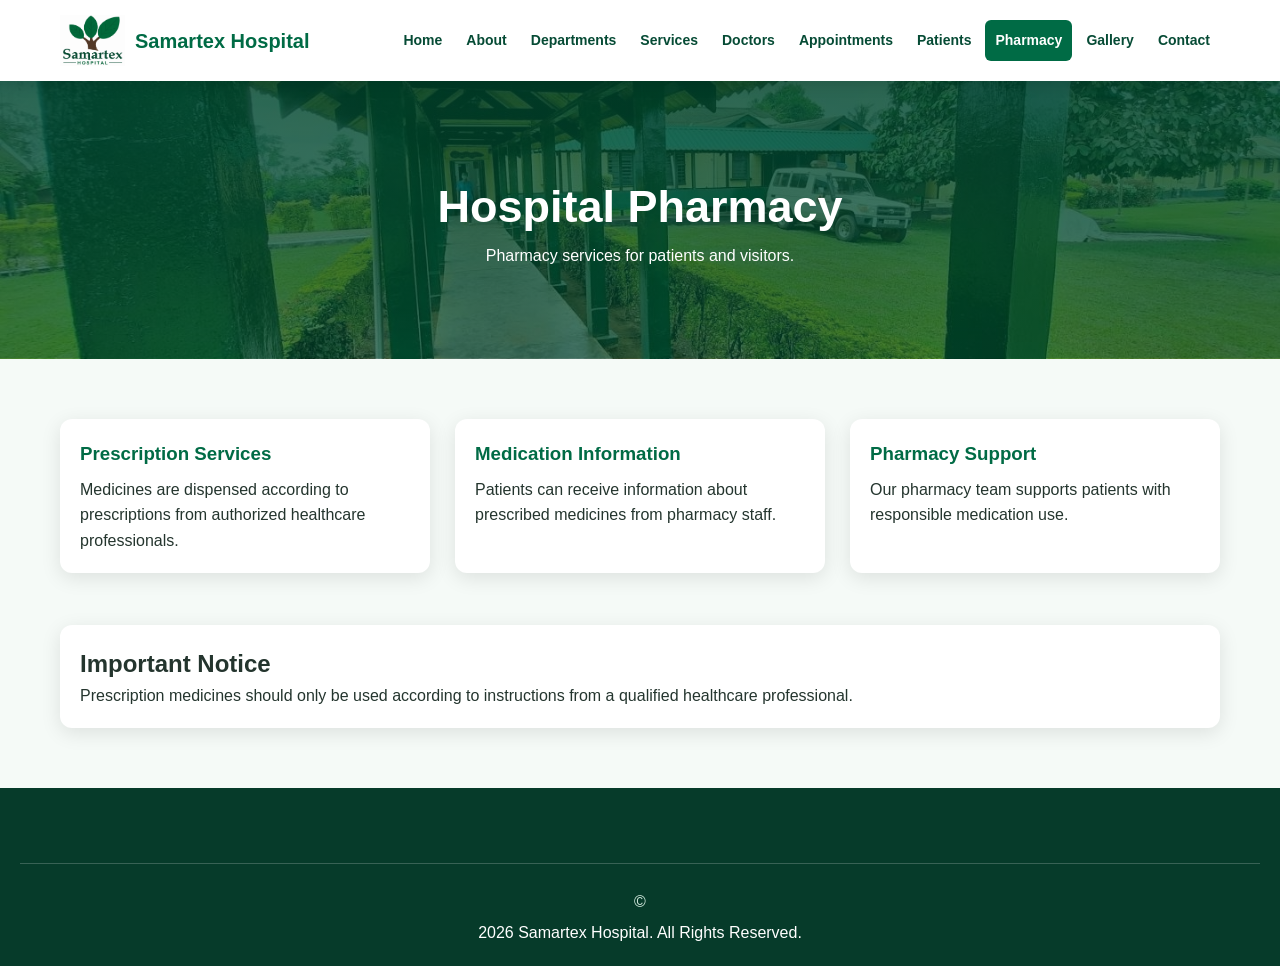
<file: pharmacy.html>
<!DOCTYPE html>
<html lang="en">
<head>
    <meta charset="UTF-8">
    <meta name="viewport" content="width=device-width, initial-scale=1.0">

    <title>Pharmacy | Samartex Hospital</title>

    <link rel="stylesheet" href="style.css">
</head>

<body>

<header>

    <div class="navbar">

        <a href="index.html" class="logo">
            <img src="images/logo.png" alt="Samartex Hospital Logo">
            <span>Samartex Hospital</span>
        </a>

        <button class="menu-btn" onclick="toggleMenu()">☰</button>

        <nav id="navMenu">

            <a href="index.html">Home</a>
            <a href="about.html">About</a>
            <a href="departments.html">Departments</a>
            <a href="services.html">Services</a>
            <a href="doctors.html">Doctors</a>
            <a href="appointments.html">Appointments</a>
            <a href="patients.html">Patients</a>
            <a class="active" href="pharmacy.html">Pharmacy</a>
            <a href="gallery.html">Gallery</a>
            <a href="contact.html">Contact</a>

        </nav>

    </div>

</header>

<section class="page-header">

    <h1>Hospital Pharmacy</h1>

    <p>
        Pharmacy services for patients and visitors.
    </p>

</section>

<section class="section">

    <div class="cards">

        <div class="card">
            <div class="card-content">
                <h3>Prescription Services</h3>
                <p>
                    Medicines are dispensed according to
                    prescriptions from authorized healthcare
                    professionals.
                </p>
            </div>
        </div>

        <div class="card">
            <div class="card-content">
                <h3>Medication Information</h3>
                <p>
                    Patients can receive information about
                    prescribed medicines from pharmacy staff.
                </p>
            </div>
        </div>

        <div class="card">
            <div class="card-content">
                <h3>Pharmacy Support</h3>
                <p>
                    Our pharmacy team supports patients with
                    responsible medication use.
                </p>
            </div>
        </div>

    </div>

    <br><br>

    <div class="card">
        <div class="card-content">

            <h2>Important Notice</h2>

            <p>
                Prescription medicines should only be used
                according to instructions from a qualified
                healthcare professional.
            </p>

        </div>
    </div>

</section>

<footer>

    <div class="copyright">
<a href="admin.html">    © </a>2026 Samartex Hospital. All Rights Reserved.
    </div>

</footer>

<script src="script.js"></script>

</body>
</html>
</file>
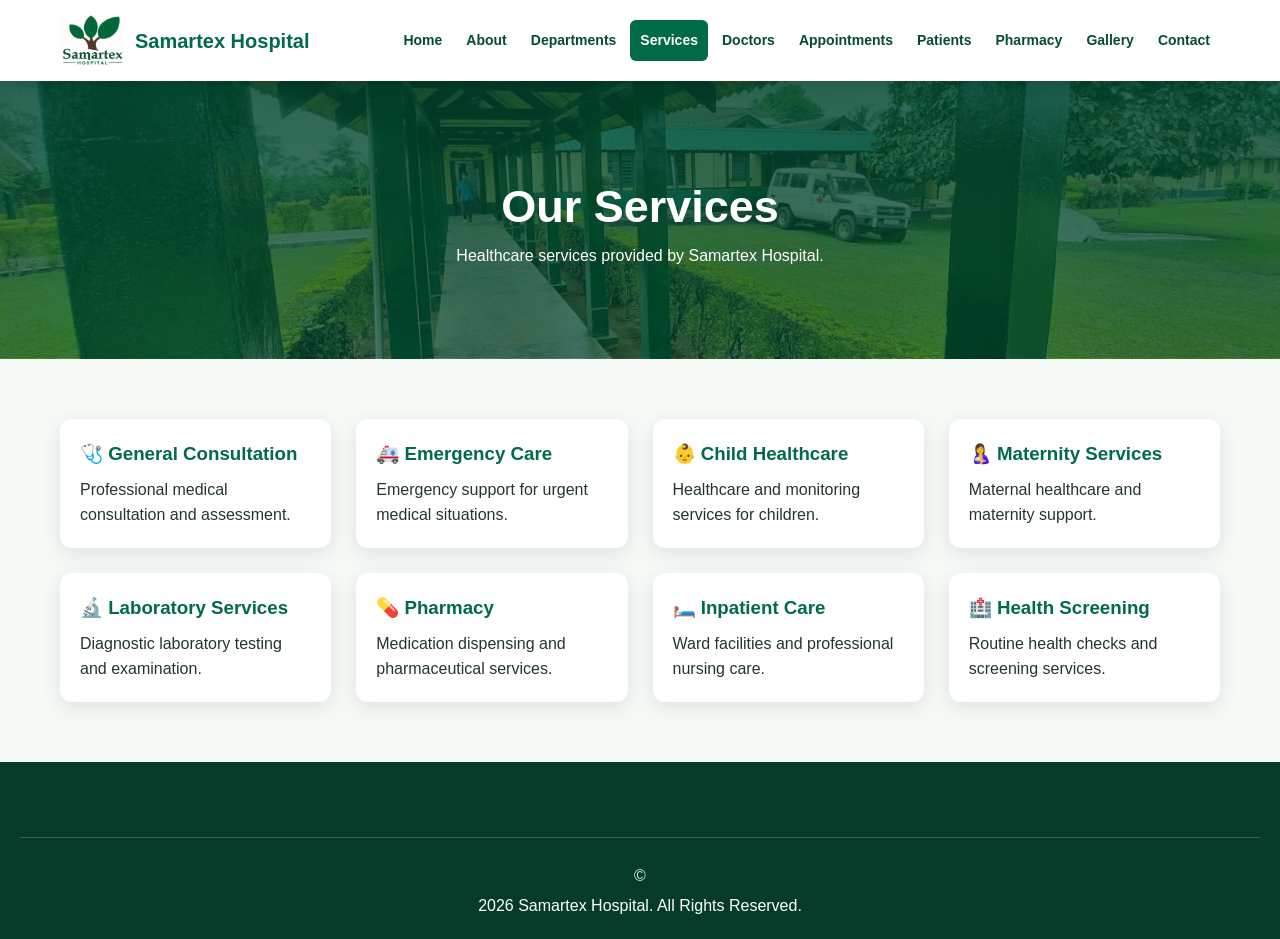
<file: services.html>
<!DOCTYPE html>
<html lang="en">
<head>
    <meta charset="UTF-8">
    <meta name="viewport" content="width=device-width, initial-scale=1.0">
    <title>Services | Samartex Hospital</title>
    <link rel="stylesheet" href="style.css">
</head>

<body>

<header>
    <div class="navbar">

        <a href="index.html" class="logo">
            <img src="images/logo.png" alt="Samartex Hospital Logo">
            <span>Samartex Hospital</span>
        </a>

        <button class="menu-btn" onclick="toggleMenu()">☰</button>

        <nav id="navMenu">
            <a href="index.html">Home</a>
            <a href="about.html">About</a>
            <a href="departments.html">Departments</a>
            <a class="active" href="services.html">Services</a>
            <a href="doctors.html">Doctors</a>
            <a href="appointments.html">Appointments</a>
            <a href="patients.html">Patients</a>
            <a href="pharmacy.html">Pharmacy</a>
            <a href="gallery.html">Gallery</a>
            <a href="contact.html">Contact</a>
        </nav>

    </div>
</header>

<section class="page-header">
    <h1>Our Services</h1>
    <p>Healthcare services provided by Samartex Hospital.</p>
</section>

<section class="section">

    <div class="cards">

        <div class="card">
            <div class="card-content">
                <h3>🩺 General Consultation</h3>
                <p>Professional medical consultation and assessment.</p>
            </div>
        </div>

        <div class="card">
            <div class="card-content">
                <h3>🚑 Emergency Care</h3>
                <p>Emergency support for urgent medical situations.</p>
            </div>
        </div>

        <div class="card">
            <div class="card-content">
                <h3>👶 Child Healthcare</h3>
                <p>Healthcare and monitoring services for children.</p>
            </div>
        </div>

        <div class="card">
            <div class="card-content">
                <h3>🤱 Maternity Services</h3>
                <p>Maternal healthcare and maternity support.</p>
            </div>
        </div>

        <div class="card">
            <div class="card-content">
                <h3>🔬 Laboratory Services</h3>
                <p>Diagnostic laboratory testing and examination.</p>
            </div>
        </div>

        <div class="card">
            <div class="card-content">
                <h3>💊 Pharmacy</h3>
                <p>Medication dispensing and pharmaceutical services.</p>
            </div>
        </div>

        <div class="card">
            <div class="card-content">
                <h3>🛏️ Inpatient Care</h3>
                <p>Ward facilities and professional nursing care.</p>
            </div>
        </div>

        <div class="card">
            <div class="card-content">
                <h3>🏥 Health Screening</h3>
                <p>Routine health checks and screening services.</p>
            </div>
        </div>

    </div>

</section>

<footer>
    <div class="copyright">
    <a href="admin.html">    © </a>2026 Samartex Hospital. All Rights Reserved.
    </div>
</footer>

<script src="script.js"></script>
</body>
</html>
</file>
<file: style.css>
* {
    margin: 0;
    padding: 0;
    box-sizing: border-box;
}

body {
    font-family: Arial, Helvetica, sans-serif;
    background: #f5faf7;
    color: #24352e;
    line-height: 1.6;
}

header {
    background: white;
    position: sticky;
    top: 0;
    z-index: 1000;
    box-shadow: 0 3px 15px rgba(0,0,0,0.12);
}

.navbar {
    max-width: 1200px;
    margin: auto;
    padding: 8px 20px;

    display: flex;
    align-items: center;
    justify-content: space-between;
}

.logo {
    display: flex;
    align-items: center;
    gap: 10px;

    color: #006b45;
    text-decoration: none;
    font-weight: bold;
    font-size: 20px;
}

.logo img {
    width: 65px;
    height: 65px;
    object-fit: contain;
}

nav {
    display: flex;
    flex-wrap: wrap;
    gap: 4px;
}

nav a {
    text-decoration: none;
    color: #064b35;
    padding: 9px 10px;
    border-radius: 6px;
    font-size: 14px;
    font-weight: bold;
}

nav a:hover,
nav a.active {
    background: #006b45;
    color: white;
}

.menu-btn {
    display: none;
    background: #006b45;
    color: white;
    border: none;
    padding: 10px 14px;
    border-radius: 6px;
    font-size: 20px;
}

.hero {
    min-height: 580px;

    background:
        linear-gradient(
            rgba(0,70,45,0.78),
            rgba(0,70,45,0.50)
        ),
        url("images/grounds.jpg");

    background-size: cover;
    background-position: center;

    display: flex;
    align-items: center;
}

.hero-content {
    max-width: 1200px;
    width: 100%;
    margin: auto;
    padding: 30px;
    color: white;
}

.hero h1 {
    font-size: 60px;
    line-height: 1.1;
    max-width: 750px;
    margin-bottom: 20px;
}

.hero p {
    font-size: 20px;
    max-width: 650px;
    margin-bottom: 30px;
}

.btn {
    display: inline-block;

    background: #d8aa38;
    color: #172a20;

    padding: 13px 23px;
    margin: 5px;

    border-radius: 6px;
    text-decoration: none;
    font-weight: bold;
}

.btn:hover {
    transform: translateY(-2px);
}

.white-btn {
    background: white;
    color: #006b45;
}

.section {
    max-width: 1200px;
    margin: auto;
    padding: 60px 20px;
}

.section-title {
    text-align: center;
    margin-bottom: 35px;
}

.section-title h2 {
    color: #064b35;
    font-size: 35px;
}

.section-title p {
    color: #65766f;
}

.stats {
    display: grid;
    grid-template-columns:
        repeat(auto-fit, minmax(180px, 1fr));

    gap: 20px;
}

.stat {
    background: white;
    padding: 25px;
    text-align: center;

    border-radius: 10px;

    box-shadow:
        0 5px 20px rgba(0,0,0,0.1);
}

.stat h2 {
    color: #006b45;
    font-size: 35px;
}

.cards {
    display: grid;

    grid-template-columns:
        repeat(auto-fit, minmax(230px, 1fr));

    gap: 25px;
}

.card {
    background: white;

    border-radius: 12px;
    overflow: hidden;

    box-shadow:
        0 5px 20px rgba(0,0,0,0.1);
}

.card img {
    width: 100%;
    height: 200px;
    object-fit: cover;
}

.card-content {
    padding: 20px;
}

.card h3 {
    color: #006b45;
    margin-bottom: 8px;
}

footer {
    background: #063b2a;
    color: white;
    padding: 45px 20px 20px;
}

.footer-content {
    max-width: 1200px;
    margin: auto;

    display: grid;
    grid-template-columns:
        2fr 1fr 1fr;

    gap: 35px;
}

footer h3 {
    margin-bottom: 12px;
}

footer a {
    display: block;
    color: #d8eee3;
    text-decoration: none;
    margin: 5px 0;
}

footer a:hover {
.gallery img {
    width: 100%;

    margin-bottom: 20px;

    border-radius: 10px;

    break-inside: avoid;

    cursor: pointer;
    transition: transform 0.3s ease;
}

.gallery img:hover {
    transform: scale(1.02);
}

/* Lightbox Styles */
.lightbox {
    display: none;
    position: fixed;
    z-index: 2000;
    top: 0;
    left: 0;
    width: 100%;
    height: 100%;
    background-color: rgba(0, 0, 0, 0.9);
    justify-content: center;
    align-items: center;
    cursor: zoom-out;
}

.lightbox img {
    max-width: 90%;
    max-height: 80%;
    box-shadow: 0 0 20px rgba(255, 255, 255, 0.2);
    border-radius: 4px;
}

.lightbox .close-btn {
    position: absolute;
    top: 20px;
    right: 30px;
    color: white;
    font-size: 40px;
    font-weight: bold;
    cursor: pointer;
}

}

.copyright {
    text-align: center;

    border-top:
        1px solid rgba(255,255,255,0.2);

    margin-top: 30px;
    padding-top: 20px;
}

/* PAGE HEADER */

.page-header {
    padding: 90px 20px;

    text-align: center;

    color: white;

    background:
        linear-gradient(
            rgba(0,70,45,0.82),
            rgba(0,70,45,0.65)
        ),
        url("images/corridor.jpg");

    background-size: cover;
    background-position: center;
}

.page-header h1 {
    font-size: 45px;
}

/* FORMS */

form {
    max-width: 800px;
    margin: auto;

    background: white;

    padding: 30px;

    border-radius: 12px;

    box-shadow:
        0 5px 20px rgba(0,0,0,0.1);
}

<img src="images/logo.png">

label {
    font-weight: bold;
    margin-bottom: 6px;
}

input,
select,
textarea {
    padding: 13px;

    border:
        1px solid #cbd8d1;

    border-radius: 6px;

    font-size: 16px;
}

textarea {
    min-height: 130px;
}

button.submit {
    background: #006b45;
    color: white;

    border: none;

    padding: 13px 25px;

    border-radius: 6px;

    cursor: pointer;

    font-weight: bold;
}

/* GALLERY */

.gallery {
    columns: 3 250px;
    column-gap: 20px;
}

.gallery img {
    width: 100%;

    margin-bottom: 20px;

    border-radius: 10px;

    break-inside: avoid;
}
.full-field {
  width: 100%;
  padding: 12px;
  box-sizing: border-box;
}
.field{
    margin:center;
    
}
.admin-avatar {

    width: 40px;

    height: 40px;

    background:
        var(--light-green);

    color:
        var(--green);

    border-radius: 50%;

    display: grid;

    place-items: center;

    font-weight: bold;
}
</file>
